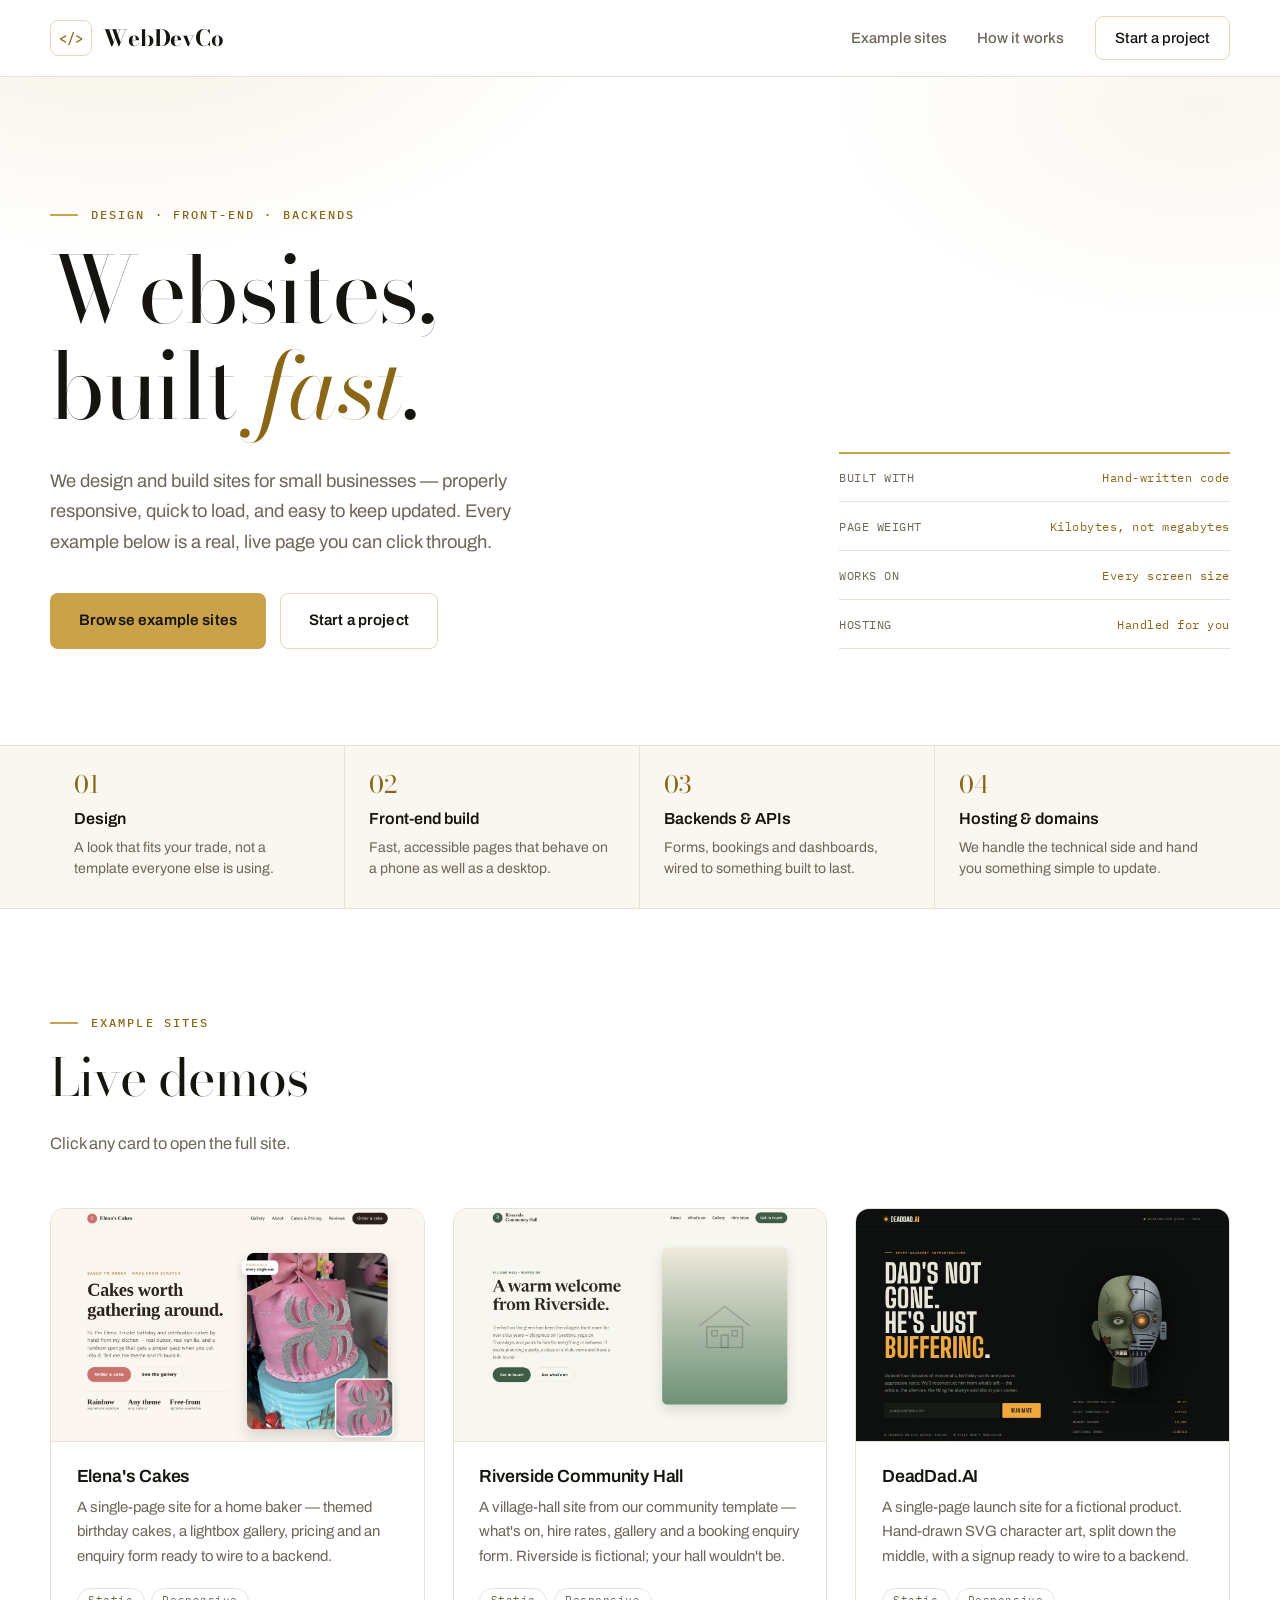
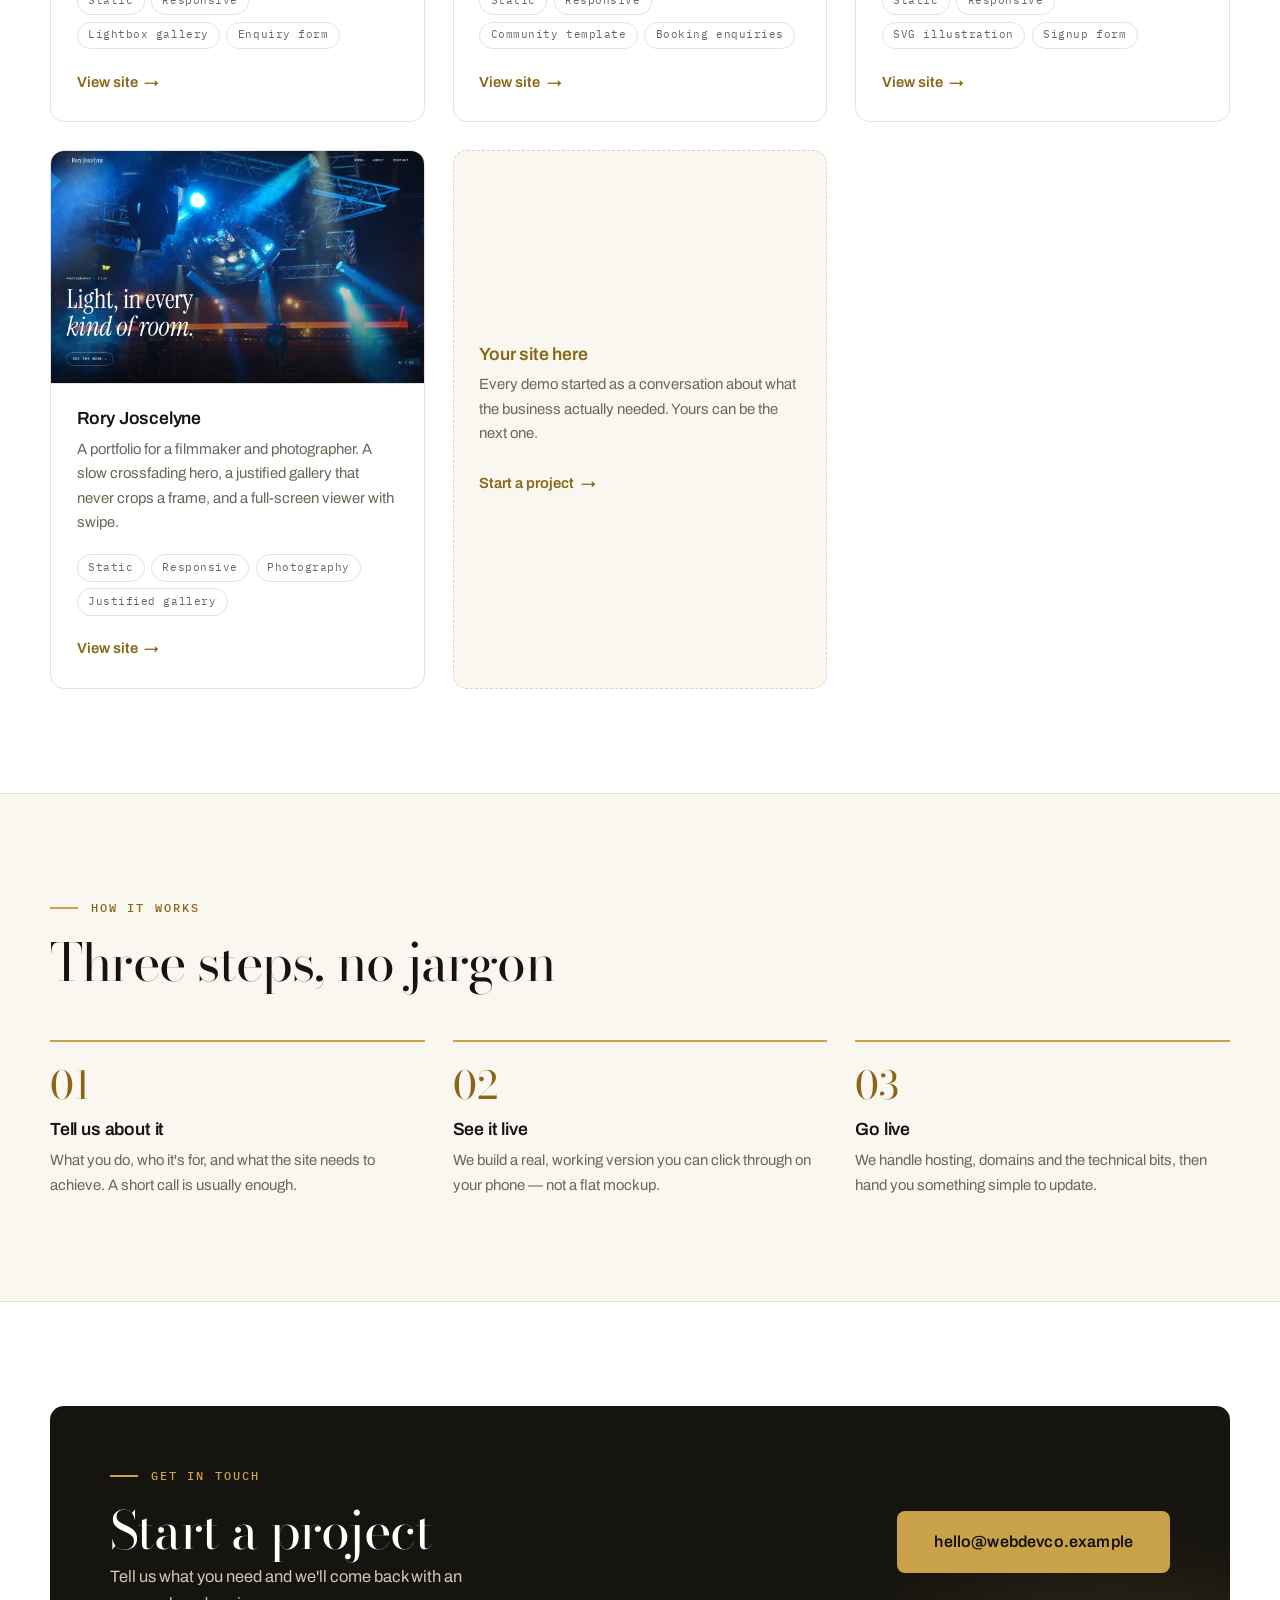
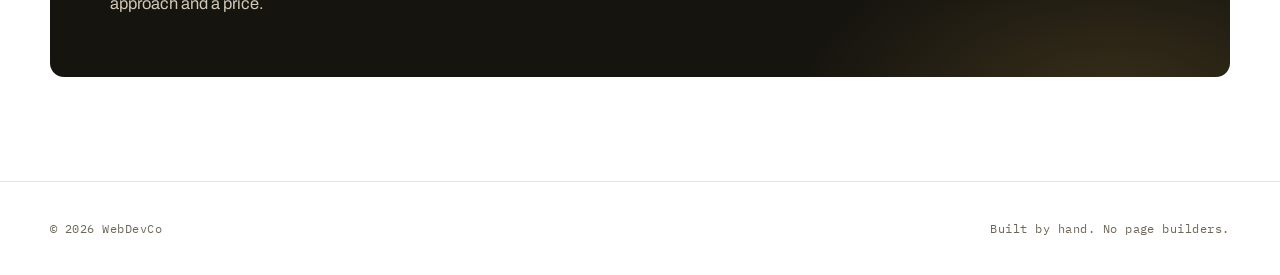
<file: index.html>
<!DOCTYPE html>
<html lang="en">
<head>
<meta charset="utf-8">
<meta name="viewport" content="width=device-width, initial-scale=1">
<title>WebDevCo — Websites, built fast</title>
<meta name="description" content="WebDevCo designs and builds fast, hand-made websites for small businesses, with backends that scale. Browse live example sites.">
<meta name="theme-color" content="#FFFFFF">

<meta property="og:title" content="WebDevCo — Websites, built fast">
<meta property="og:description" content="Hand-made websites for small businesses, with backends that scale. Browse live example sites.">
<meta property="og:type" content="website">
<meta property="og:image" content="assets/img/elenas-cakes.jpg">

<link rel="preconnect" href="https://fonts.googleapis.com">
<link rel="preconnect" href="https://fonts.gstatic.com" crossorigin>
<link href="https://fonts.googleapis.com/css2?family=Bodoni+Moda:ital,opsz,wght@0,6..96,400;0,6..96,700;1,6..96,400&family=Archivo:wght@400;500;600&family=IBM+Plex+Mono:wght@400;500&display=swap" rel="stylesheet">
<link rel="stylesheet" href="assets/css/site.css">
<link rel="icon" href="data:image/svg+xml,<svg xmlns='http://www.w3.org/2000/svg' viewBox='0 0 100 100'><text y='.9em' font-size='90'>⚡</text></svg>">
</head>
<body>

<a class="skip-link" href="#main">Skip to content</a>

<header class="site-header" id="top">
  <div class="wrap header-inner">
    <a class="brand" href="#top">
      <span class="brand-mark">&lt;/&gt;</span>
      <span class="brand-text">WebDevCo</span>
    </a>
    <nav class="site-nav">
      <a href="#work">Example sites</a>
      <a href="#how">How it works</a>
      <a class="nav-cta" href="#contact">Start a project</a>
    </nav>
  </div>
</header>

<main id="main">

  <!-- ── Hero ─────────────────────────────────────────────── -->
  <section class="hero">
    <div class="wrap hero-inner">
      <div class="hero-copy">
        <p class="eyebrow">Design &middot; Front-end &middot; Backends</p>
        <h1>Websites,<br>built <em>fast</em>.</h1>
        <p class="lede">
          We design and build sites for small businesses — properly responsive,
          quick to load, and easy to keep updated. Every example below is a
          real, live page you can click through.
        </p>
        <div class="hero-actions">
          <a class="btn btn-primary" href="#work">Browse example sites</a>
          <a class="btn btn-ghost" href="#contact">Start a project</a>
        </div>
      </div>

      <ul class="hero-meta">
        <li><span class="k">Built with</span><span class="v">Hand-written code</span></li>
        <li><span class="k">Page weight</span><span class="v">Kilobytes, not megabytes</span></li>
        <li><span class="k">Works on</span><span class="v">Every screen size</span></li>
        <li><span class="k">Hosting</span><span class="v">Handled for you</span></li>
      </ul>
    </div>
  </section>

  <!-- ── What we do ───────────────────────────────────────── -->
  <div class="strip">
    <div class="wrap strip-inner">
      <div class="strip-item">
        <span>01</span>
        <strong>Design</strong>
        <p>A look that fits your trade, not a template everyone else is using.</p>
      </div>
      <div class="strip-item">
        <span>02</span>
        <strong>Front-end build</strong>
        <p>Fast, accessible pages that behave on a phone as well as a desktop.</p>
      </div>
      <div class="strip-item">
        <span>03</span>
        <strong>Backends &amp; APIs</strong>
        <p>Forms, bookings and dashboards, wired to something built to last.</p>
      </div>
      <div class="strip-item">
        <span>04</span>
        <strong>Hosting &amp; domains</strong>
        <p>We handle the technical side and hand you something simple to update.</p>
      </div>
    </div>
  </div>

  <!-- ── Example sites ────────────────────────────────────── -->
  <section class="section" id="work">
    <div class="wrap">
      <header class="section-head">
        <p class="eyebrow">Example sites</p>
        <h2>Live demos</h2>
        <p class="section-lede">Click any card to open the full site.</p>
      </header>
      <div class="site-grid" id="site-grid">
        <!-- Filled by assets/js/showcase.js — add new example sites there. -->
      </div>
    </div>
  </section>

  <!-- ── Process ──────────────────────────────────────────── -->
  <section class="section section-alt" id="how">
    <div class="wrap">
      <header class="section-head">
        <p class="eyebrow">How it works</p>
        <h2>Three steps, no jargon</h2>
      </header>
      <ol class="steps">
        <li>
          <span class="step-num">01</span>
          <h3>Tell us about it</h3>
          <p>What you do, who it's for, and what the site needs to achieve. A short call is usually enough.</p>
        </li>
        <li>
          <span class="step-num">02</span>
          <h3>See it live</h3>
          <p>We build a real, working version you can click through on your phone — not a flat mockup.</p>
        </li>
        <li>
          <span class="step-num">03</span>
          <h3>Go live</h3>
          <p>We handle hosting, domains and the technical bits, then hand you something simple to update.</p>
        </li>
      </ol>
    </div>
  </section>

  <!-- ── Contact ──────────────────────────────────────────── -->
  <section class="section" id="contact">
    <div class="wrap contact-inner">
      <div>
        <p class="eyebrow">Get in touch</p>
        <h2>Start a project</h2>
        <p class="section-lede">
          Tell us what you need and we'll come back with an approach and a price.
        </p>
      </div>
      <a class="btn btn-primary btn-lg" href="mailto:hello@webdevco.example">hello@webdevco.example</a>
    </div>
  </section>

</main>

<footer class="site-footer">
  <div class="wrap footer-inner">
    <p>© <span id="year">2026</span> WebDevCo</p>
    <p>Built by hand. No page builders.</p>
  </div>
</footer>

<script src="assets/js/showcase.js"></script>
<script>
  document.getElementById("year").textContent = new Date().getFullYear();
</script>
</body>
</html>
</file>
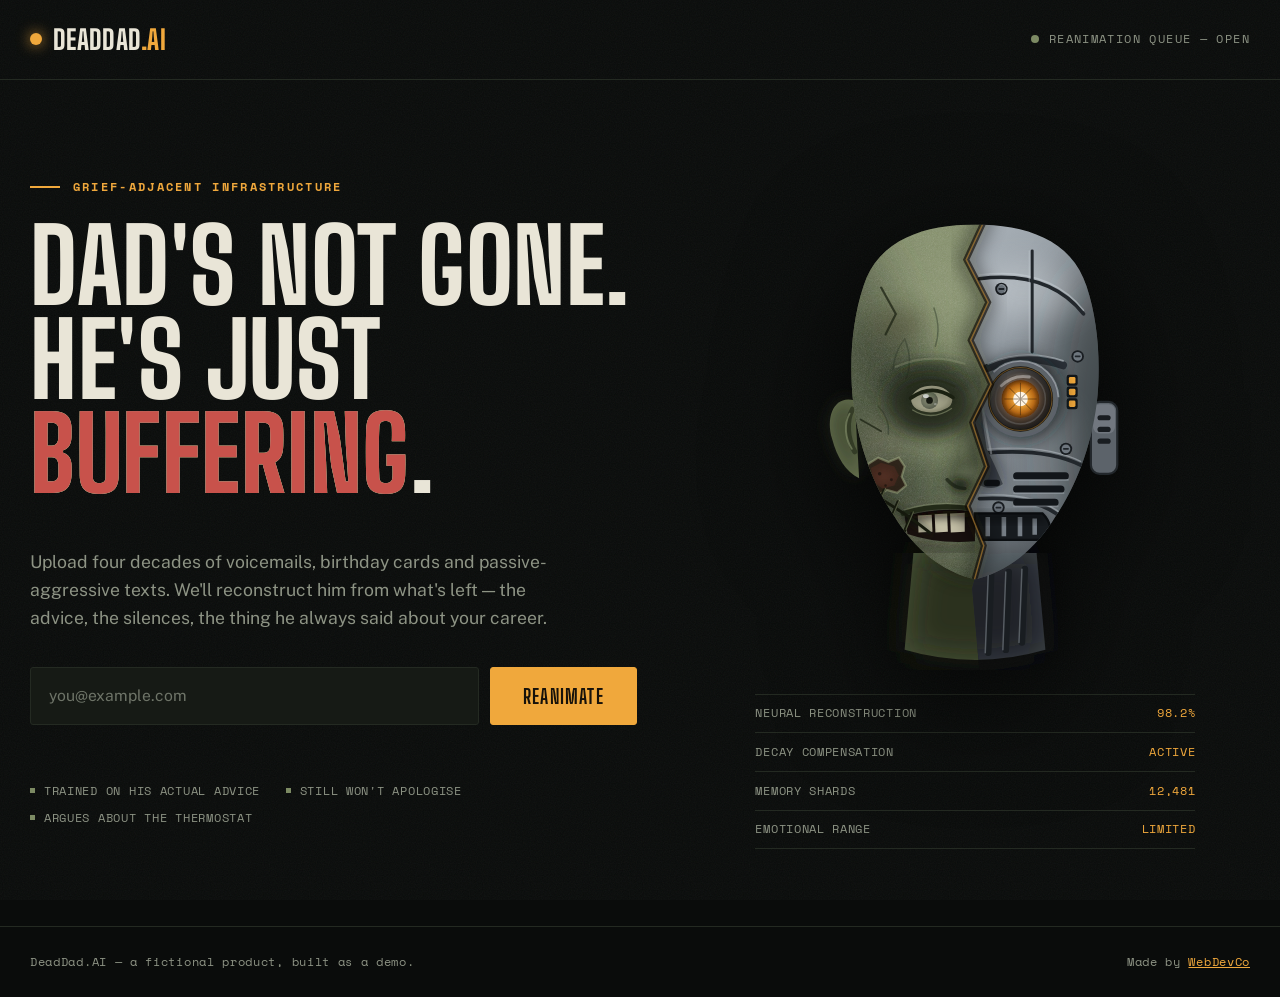
<file: sites/deaddad-ai/index.html>
<!DOCTYPE html>
<html lang="en">
<head>
<meta charset="utf-8">
<meta name="viewport" content="width=device-width, initial-scale=1">
<title>DeadDad.AI — He's not gone, he's buffering</title>
<meta name="description" content="DeadDad.AI reconstructs your father from four decades of voicemails, birthday cards and passive-aggressive texts. A fictional product, built as a demo.">
<meta name="theme-color" content="#0A0C0B">

<!-- Fictional product built as a portfolio demo. Keep it out of search. -->
<meta name="robots" content="noindex, nofollow">

<meta property="og:title" content="DeadDad.AI — He's not gone, he's buffering">
<meta property="og:description" content="Upload the voicemails. We'll do the rest.">
<meta property="og:type" content="website">

<link rel="preconnect" href="https://fonts.googleapis.com">
<link rel="preconnect" href="https://fonts.gstatic.com" crossorigin>
<link href="https://fonts.googleapis.com/css2?family=Big+Shoulders+Display:wght@500;700;800&family=Public+Sans:wght@400;500;600&family=Space+Mono:wght@400;700&display=swap" rel="stylesheet">
<link rel="stylesheet" href="assets/css/style.css">
<link rel="icon" href="data:image/svg+xml,<svg xmlns='http://www.w3.org/2000/svg' viewBox='0 0 100 100'><text y='.9em' font-size='90'>🧟</text></svg>">
</head>
<body>

<a class="skip-link" href="#main">Skip to content</a>

<div class="grain" aria-hidden="true"></div>

<header class="site-header">
  <div class="wrap header-inner">
    <a class="brand" href="#">
      <span class="brand-dot" aria-hidden="true"></span>
      <span class="brand-text">DeadDad<span class="brand-tld">.AI</span></span>
    </a>
    <p class="status" role="status">
      <span class="status-led" aria-hidden="true"></span>
      Reanimation queue&nbsp;— open
    </p>
  </div>
</header>

<main id="main">
  <section class="hero">
    <div class="wrap hero-inner">

      <div class="hero-copy">
        <p class="eyebrow">Grief-adjacent infrastructure</p>

        <h1>Dad's not gone.<br>He's just <span class="glitch" data-text="buffering">buffering</span>.</h1>

        <p class="lede">
          Upload four decades of voicemails, birthday cards and passive-aggressive
          texts. We'll reconstruct him from what's left — the advice, the silences,
          the thing he always said about your career.
        </p>

        <form class="signup" id="signup" novalidate>
          <label class="sr-only" for="email">Email address</label>
          <input id="email" name="email" type="email" placeholder="you@example.com" autocomplete="email" required>
          <button class="btn" type="submit">Reanimate</button>
          <p class="form-status" id="form-status" role="status" aria-live="polite"></p>
        </form>

        <ul class="claims">
          <li>Trained on his actual advice</li>
          <li>Still won't apologise</li>
          <li>Argues about the thermostat</li>
        </ul>
      </div>

      <div class="hero-art">
        <!-- ── The specimen ──────────────────────────────────
             One head, split by a single jagged seam. Both halves
             are clipped against that same path, so the tear
             interlocks instead of being two drawings side by side.
        -->
        <svg class="face" viewBox="0 0 600 700" role="img"
             aria-labelledby="face-title face-desc">
          <title id="face-title">The DeadDad.AI specimen</title>
          <desc id="face-desc">A front-facing head split down the middle: decayed
            grey-green flesh with a clouded, sunken eye on the left, a plated
            machine half with a glowing amber optic on the right.</desc>

          <defs>
            <!-- Key light sits upper-left; every highlight and shadow below
                 is placed against that one direction, on both halves. -->
            <linearGradient id="fleshGrad" x1=".15" y1="0" x2=".8" y2="1">
              <stop offset="0"   stop-color="#96A079"/>
              <stop offset=".42" stop-color="#77835F"/>
              <stop offset="1"   stop-color="#3B4430"/>
            </linearGradient>

            <linearGradient id="metalGrad" x1=".1" y1="0" x2=".95" y2="1">
              <stop offset="0"   stop-color="#D3D8DC"/>
              <stop offset=".3"  stop-color="#A6AEB5"/>
              <stop offset=".7"  stop-color="#6C747B"/>
              <stop offset="1"   stop-color="#343A40"/>
            </linearGradient>

            <radialGradient id="scleraGrad" cx=".45" cy=".4" r=".7">
              <stop offset="0"   stop-color="#D8D4BE"/>
              <stop offset=".62" stop-color="#B3B098"/>
              <stop offset="1"   stop-color="#6E6C56"/>
            </radialGradient>

            <radialGradient id="irisGrad" cx=".4" cy=".35" r=".75">
              <stop offset="0"   stop-color="#8C8E77"/>
              <stop offset=".55" stop-color="#5E6150"/>
              <stop offset="1"   stop-color="#31342A"/>
            </radialGradient>

            <radialGradient id="opticGlow">
              <stop offset="0"   stop-color="#FFF3DC"/>
              <stop offset=".3"  stop-color="#F0A83C"/>
              <stop offset=".72" stop-color="#B86A16"/>
              <stop offset="1"   stop-color="#5E3208"/>
            </radialGradient>

            <linearGradient id="barrelGrad" x1="0" y1="0" x2=".9" y2="1">
              <stop offset="0"   stop-color="#4C535A"/>
              <stop offset=".5"  stop-color="#20252A"/>
              <stop offset="1"   stop-color="#0E1114"/>
            </linearGradient>

            <linearGradient id="scanGrad" x1="0" y1="0" x2="0" y2="1">
              <stop offset="0"   stop-color="#F0A83C" stop-opacity="0"/>
              <stop offset=".5"  stop-color="#F0A83C" stop-opacity=".26"/>
              <stop offset="1"   stop-color="#F0A83C" stop-opacity="0"/>
            </linearGradient>

            <filter id="b6"  x="-60%" y="-60%" width="220%" height="220%"><feGaussianBlur stdDeviation="6"/></filter>
            <filter id="b12" x="-60%" y="-60%" width="220%" height="220%"><feGaussianBlur stdDeviation="12"/></filter>
            <filter id="b22" x="-70%" y="-70%" width="240%" height="240%"><feGaussianBlur stdDeviation="22"/></filter>
            <filter id="b34" x="-80%" y="-80%" width="260%" height="260%"><feGaussianBlur stdDeviation="34"/></filter>

            <filter id="softGlow" x="-90%" y="-90%" width="280%" height="280%">
              <feGaussianBlur stdDeviation="13" result="b"/>
              <feMerge><feMergeNode in="b"/><feMergeNode in="SourceGraphic"/></feMerge>
            </filter>

            <!-- fine pore/mottle texture rather than visible grain -->
            <filter id="skinTexture">
              <feTurbulence type="fractalNoise" baseFrequency="1.4" numOctaves="4" result="n"/>
              <feColorMatrix in="n" type="saturate" values="0"/>
              <feComposite operator="in" in2="SourceGraphic"/>
            </filter>

            <clipPath id="clipFlesh">
              <path d="M0,0 L300,0 L314,84 L288,140 L318,198 L294,250 L322,310
                       L296,362 L316,422 L290,476 L312,530 L296,588 L306,700 L0,700 Z"/>
            </clipPath>
            <clipPath id="clipMachine">
              <path d="M600,0 L300,0 L314,84 L288,140 L318,198 L294,250 L322,310
                       L296,362 L316,422 L290,476 L312,530 L296,588 L306,700 L600,700 Z"/>
            </clipPath>

            <clipPath id="clipHead">
              <path d="M300,92 C232,92 168,112 148,176 C132,224 128,282 134,336
                       C142,396 162,448 190,490 C218,536 256,566 300,576
                       C344,566 382,536 410,490 C438,448 458,396 466,336
                       C472,282 468,224 452,176 C432,112 368,92 300,92 Z"/>
            </clipPath>
          </defs>

          <!-- ear / audio port -->
          <g clip-path="url(#clipFlesh)">
            <path d="M136,332 C108,324 96,354 105,384 C112,410 124,430 142,438 Z" fill="#66714F"/>
            <path d="M136,332 C108,324 96,354 105,384 C112,410 124,430 142,438 Z"
                  fill="#2C3320" opacity=".55" filter="url(#b12)"/>
            <path d="M133,344 C124,360 126,384 136,402" fill="none" stroke="#2E3521" stroke-width="7" stroke-linecap="round" opacity=".8"/>
            <path d="M129,350 C121,364 123,384 132,398" fill="none" stroke="#9AA57E" stroke-width="2.5" stroke-linecap="round" opacity=".5"/>
          </g>
          <g clip-path="url(#clipMachine)">
            <rect x="458" y="334" width="36" height="98" rx="12" fill="#5C636A"/>
            <rect x="458" y="334" width="36" height="98" rx="12" fill="none" stroke="#22272B" stroke-width="3"/>
            <rect x="461" y="337" width="30" height="40" rx="9" fill="#B9C0C6" opacity=".22"/>
            <g fill="#191D21">
              <rect x="467" y="352" width="18" height="7" rx="3.5"/>
              <rect x="467" y="368" width="18" height="7" rx="3.5"/>
              <rect x="467" y="384" width="18" height="7" rx="3.5"/>
            </g>
          </g>

          <!-- neck -->
          <g clip-path="url(#clipFlesh)">
            <path d="M216,540 L204,672 Q300,700 396,672 L384,540 Z" fill="#4A5439"/>
            <path d="M216,540 L204,672 Q300,700 396,672 L384,540 Z" fill="#222819" opacity=".75" filter="url(#b22)"/>
            <path d="M232,548 Q300,606 372,548 L372,540 L232,540 Z" fill="#1E2416" opacity=".6" filter="url(#b12)"/>
          </g>
          <g clip-path="url(#clipMachine)">
            <path d="M216,540 L204,672 Q300,700 396,672 L384,540 Z" fill="#3A4045"/>
            <path d="M216,540 L204,672 Q300,700 396,672 L384,540 Z" fill="#14181B" opacity=".7" filter="url(#b22)"/>
            <g stroke="#191D21" stroke-width="9" stroke-linecap="round">
              <path d="M322,570 L318,676"/><path d="M346,566 L342,672"/><path d="M368,562 L364,662"/>
            </g>
            <g stroke="#8A929A" stroke-width="2" stroke-linecap="round" opacity=".55">
              <path d="M318,570 L314,676"/><path d="M342,566 L338,672"/><path d="M364,562 L360,662"/>
            </g>
          </g>

          <!-- ══ Flesh half ══════════════════════════════════ -->
          <g clip-path="url(#clipFlesh)">
            <g clip-path="url(#clipHead)">
              <rect width="600" height="700" fill="url(#fleshGrad)"/>

              <!-- form: the far edge turns away from the light -->
              <ellipse cx="140" cy="330" rx="76" ry="220" fill="#232A1A" opacity=".55" filter="url(#b34)"/>
              <ellipse cx="262" cy="588" rx="120" ry="52" fill="#232A1A" opacity=".5" filter="url(#b34)"/>

              <!-- highlights: forehead, cheekbone, chin -->
              <ellipse cx="226" cy="198" rx="82" ry="52" fill="#C2CCA4" opacity=".3" filter="url(#b34)"/>
              <ellipse cx="212" cy="392" rx="56" ry="32" fill="#B6C09A" opacity=".26" filter="url(#b22)"/>
              <ellipse cx="272" cy="548" rx="40" ry="22" fill="#B6C09A" opacity=".18" filter="url(#b22)"/>

              <!-- hollows -->
              <ellipse cx="176" cy="262" rx="46" ry="52" fill="#2B3220" opacity=".45" filter="url(#b22)"/>
              <ellipse cx="192" cy="450" rx="54" ry="44" fill="#2B3220" opacity=".5"  filter="url(#b22)"/>
              <ellipse cx="238" cy="306" rx="74" ry="28" fill="#232A1A" opacity=".6"  filter="url(#b12)"/>

              <!-- decay mottling, several hues so it isn't one flat stain -->
              <ellipse cx="196" cy="212" rx="42" ry="26" fill="#5E6B45" opacity=".4" filter="url(#b22)"/>
              <ellipse cx="168" cy="392" rx="38" ry="30" fill="#6B6250" opacity=".33" filter="url(#b22)"/>
              <ellipse cx="248" cy="452" rx="46" ry="24" fill="#4E5A44" opacity=".36" filter="url(#b22)"/>
              <ellipse cx="214" cy="530" rx="40" ry="26" fill="#5A5344" opacity=".3"  filter="url(#b22)"/>

              <rect width="600" height="700" fill="#20261A" opacity=".22" filter="url(#skinTexture)"/>

              <!-- decay, laid over the texture so it doesn't get washed out -->
              <!-- lesion: skin gone, darker tissue beneath, raised pale rim -->
              <!-- torn irregular edge, not a smooth blob -->
              <path d="M152,420 L168,410 L182,416 L196,410 L204,422 L200,436
                       L206,448 L194,458 L180,454 L166,462 L156,452 L150,438 Z"
                    fill="#2A1F16" opacity=".9"/>
              <path d="M158,424 L172,417 L190,422 L196,434 L190,448 L174,452 L162,444 Z"
                    fill="#4A2A20" opacity=".7"/>
              <ellipse cx="176" cy="436" rx="13" ry="9" fill="#5C332600" stroke="none"/>
              <ellipse cx="176" cy="436" rx="13" ry="9" fill="#63382A" opacity=".55" filter="url(#b6)"/>
              <path d="M152,420 L168,410 L182,416 L196,410 L204,422 L200,436
                       L206,448 L194,458 L180,454 L166,462 L156,452 L150,438 Z"
                    fill="none" stroke="#A3AD84" stroke-width="3" opacity=".5"/>
              <g fill="#1A120D" opacity=".7">
                <circle cx="170" cy="432" r="2.4"/><circle cx="186" cy="440" r="2"/>
                <circle cx="178" cy="448" r="1.7"/>
              </g>

              <!-- veins showing through thin skin -->
              <g fill="none" stroke="#2C3728" stroke-width="2" opacity=".45" stroke-linecap="round">
                <path d="M204,248 Q216,276 206,302"/>
                <path d="M204,248 Q190,266 188,290"/>
                <path d="M244,206 Q254,234 246,258"/>
                <path d="M168,340 Q184,356 182,378"/>
              </g>

              <!-- bruising under the eye and along the jaw -->
              <ellipse cx="240" cy="358" rx="44" ry="17" fill="#1A2012" opacity=".5" filter="url(#b12)"/>
              <ellipse cx="228" cy="502" rx="52" ry="22" fill="#3A2E36" opacity=".28" filter="url(#b22)"/>
              <ellipse cx="196" cy="228" rx="34" ry="20" fill="#54503A" opacity=".38" filter="url(#b12)"/>

              <!-- nose: form, not outline -->
              <path d="M300,300 L300,444 Q278,458 262,446 Q272,422 284,398 Q292,350 295,300 Z"
                    fill="#2A3220" opacity=".66" filter="url(#b12)"/>
              <ellipse cx="292" cy="432" rx="16" ry="11" fill="#C2CCA4" opacity=".2" filter="url(#b6)"/>
              <path d="M296,318 Q290,376 286,412" fill="none" stroke="#BAC59B" stroke-width="9"
                    stroke-linecap="round" opacity=".2" filter="url(#b6)"/>
              <ellipse cx="279" cy="447" rx="12" ry="7" fill="#151A10" opacity=".92" filter="url(#b6)"/>
              <path d="M262,440 Q272,452 286,452" fill="none" stroke="#1B2114" stroke-width="5" stroke-linecap="round" opacity=".7"/>

              <!-- eye socket -->
              <ellipse cx="238" cy="334" rx="60" ry="44" fill="#1C2214" opacity=".8" filter="url(#b12)"/>

              <!-- eyeball -->
              <ellipse cx="241" cy="331" rx="28" ry="19" fill="url(#scleraGrad)"/>
              <ellipse cx="241" cy="331" rx="28" ry="19" fill="#5A6047" opacity=".28"/>
              <!-- iris + pupil -->
              <circle cx="238" cy="332" r="11.5" fill="url(#irisGrad)"/>
              <circle cx="238" cy="332" r="11.5" fill="#9AA189" opacity=".3"/>
              <circle cx="238" cy="332" r="4.6" fill="#171A12"/>
              <!-- catchlight: the single strongest realism cue -->
              <ellipse cx="233" cy="326" rx="4" ry="2.8" fill="#FFFFFF" opacity=".85"/>
              <ellipse cx="246" cy="337" rx="2" ry="1.4" fill="#FFFFFF" opacity=".3"/>
              <!-- lid shadow cast onto the eyeball -->
              <path d="M213,331 Q241,306 269,330 Q241,318 213,331 Z" fill="#101409" opacity=".55" filter="url(#b6)"/>
              <!-- lash line + lid margins -->
              <path d="M212,329 Q241,308 270,328" fill="none" stroke="#1A2011" stroke-width="5" stroke-linecap="round"/>
              <path d="M213,342 Q241,360 270,340" fill="none" stroke="#2A3120" stroke-width="4" stroke-linecap="round"/>
              <path d="M215,345 Q241,361 268,343" fill="none" stroke="#A8B189" stroke-width="1.8" stroke-linecap="round" opacity=".45"/>
              <!-- crease -->
              <path d="M208,314 Q240,296 272,313" fill="none" stroke="#242B18" stroke-width="3" stroke-linecap="round" opacity=".65"/>

              <!-- brow: a mass with a lit top edge, not a drawn line -->
              <path d="M188,296 Q238,272 288,290 Q238,284 188,296 Z" fill="#1F2615" opacity=".8" filter="url(#b6)"/>
              <path d="M192,286 Q238,266 286,282" fill="none" stroke="#AAB58C" stroke-width="3" stroke-linecap="round" opacity=".28"/>

              <!-- mouth: torn, teeth irregular -->
              <path d="M204,490 Q252,476 300,484 L300,524 Q248,528 208,514 Z" fill="#18100E"/>
              <g fill="#C4BFA6">
                <path d="M222,489 l19,-1 l1,23 l-19,1 z"/>
                <path d="M245,487 l17,-1 l1,25 l-17,1 z"/>
                <path d="M266,486 l20,-1 l0,26 l-19,1 z"/>
              </g>
              <path d="M204,490 Q252,476 300,484 L300,494 Q250,486 206,499 Z" fill="#0B0705" opacity=".8" filter="url(#b6)"/>
              <path d="M202,486 Q250,471 300,480" fill="none" stroke="#232A18" stroke-width="7" stroke-linecap="round"/>
              <path d="M204,481 Q250,467 298,476" fill="none" stroke="#A3AE85" stroke-width="2" stroke-linecap="round" opacity=".3"/>
              <path d="M212,528 Q252,540 300,532" fill="none" stroke="#1D2314" stroke-width="6" stroke-linecap="round" opacity=".55" filter="url(#b6)"/>

              <!-- sutures: thread plus the puckered skin around it -->
              <path d="M164,462 Q206,486 238,512" fill="none" stroke="#1B2113" stroke-width="9" stroke-linecap="round" opacity=".5" filter="url(#b6)"/>
              <path d="M164,462 Q206,486 238,512" fill="none" stroke="#15190D" stroke-width="4" stroke-linecap="round"/>
              <g stroke="#15190D" stroke-width="4" stroke-linecap="round">
                <path d="M176,454 L166,478"/><path d="M195,470 L185,494"/><path d="M214,486 L204,510"/>
              </g>
              <g stroke="#A9B389" stroke-width="1.6" stroke-linecap="round" opacity=".4">
                <path d="M178,452 L168,476"/><path d="M197,468 L187,492"/><path d="M216,484 L206,508"/>
              </g>

              <!-- cracks, tapered -->
              <g fill="none" stroke="#1D2314" stroke-linecap="round" opacity=".75">
                <path d="M172,178 L192,214 L178,242" stroke-width="3"/>
                <path d="M144,358 L172,374" stroke-width="2.4"/>
                <path d="M226,548 L244,572" stroke-width="2.2"/>
              </g>
            </g>
          </g>

          <!-- ══ Machine half ════════════════════════════════ -->
          <g clip-path="url(#clipMachine)">
            <g clip-path="url(#clipHead)">
              <rect width="600" height="700" fill="url(#metalGrad)"/>

              <!-- form shading + specular sheen along the lit brow of the plate -->
              <ellipse cx="470" cy="360" rx="70" ry="220" fill="#171B1F" opacity=".55" filter="url(#b34)"/>
              <ellipse cx="352" cy="588" rx="110" ry="50" fill="#171B1F" opacity=".5"  filter="url(#b34)"/>
              <ellipse cx="366" cy="186" rx="76" ry="40" fill="#F2F6F9" opacity=".3"  filter="url(#b22)"/>
              <ellipse cx="410" cy="418" rx="34" ry="86" fill="#EDF2F6" opacity=".16" filter="url(#b22)"/>

              <!-- panel seams: dark groove with a lit bevel above it -->
              <g fill="none" stroke-linecap="round">
                <path d="M306,166 Q400,154 448,214" stroke="#22272C" stroke-width="5"/>
                <path d="M306,161 Q400,149 448,209" stroke="#C9D1D8" stroke-width="2" opacity=".5"/>
                <path d="M310,404 Q396,396 444,420" stroke="#22272C" stroke-width="5"/>
                <path d="M310,399 Q396,391 444,415" stroke="#C9D1D8" stroke-width="2" opacity=".45"/>
                <path d="M306,466 Q384,462 418,492" stroke="#22272C" stroke-width="5"/>
                <path d="M306,461 Q384,457 418,487" stroke="#C9D1D8" stroke-width="2" opacity=".4"/>
                <path d="M378,128 L378,266" stroke="#22272C" stroke-width="4"/>
                <path d="M374,128 L374,266" stroke="#C9D1D8" stroke-width="1.6" opacity=".4"/>
              </g>

              <!-- nose plate, bevelled -->
              <path d="M300,300 L300,444 Q322,458 338,446 Q328,422 316,398 Q308,350 305,300 Z" fill="#464D54"/>
              <path d="M300,300 L300,444 Q322,458 338,446 Q328,422 316,398 Q308,350 305,300 Z"
                    fill="#14181C" opacity=".5" filter="url(#b12)"/>
              <path d="M306,308 Q314,364 322,404" fill="none" stroke="#D2D9DF" stroke-width="3" stroke-linecap="round" opacity=".45"/>
              <rect x="312" y="440" width="22" height="9" rx="4.5" fill="#0E1114"/>

              <!-- cheek vent: recessed slots, lit on the lower lip of each -->
              <g>
                <rect x="352" y="430" width="76" height="10" rx="5" fill="#12161A"/>
                <rect x="352" y="439" width="76" height="2.5" rx="1.25" fill="#AEB6BD" opacity=".45"/>
                <rect x="352" y="448" width="70" height="10" rx="5" fill="#12161A"/>
                <rect x="352" y="457" width="70" height="2.5" rx="1.25" fill="#AEB6BD" opacity=".4"/>
                <rect x="352" y="466" width="62" height="10" rx="5" fill="#12161A"/>
                <rect x="352" y="475" width="62" height="2.5" rx="1.25" fill="#AEB6BD" opacity=".35"/>
              </g>

              <!-- screws: recess, shaft, highlight -->
              <g>
                <g transform="translate(336,180)">
                  <circle r="8.5" fill="#191D21"/><circle r="6" fill="#6E767E"/>
                  <circle r="6" fill="none" stroke="#D5DCE2" stroke-width="1.4" opacity=".5" stroke-dasharray="9 20" transform="rotate(-40)"/>
                  <rect x="-4" y="-1.2" width="8" height="2.4" rx="1" fill="#20252A"/>
                </g>
                <g transform="translate(440,272)">
                  <circle r="8.5" fill="#191D21"/><circle r="6" fill="#6E767E"/>
                  <rect x="-4" y="-1.2" width="8" height="2.4" rx="1" fill="#20252A"/>
                </g>
                <g transform="translate(332,478)">
                  <circle r="8.5" fill="#191D21"/><circle r="6" fill="#6E767E"/>
                  <rect x="-4" y="-1.2" width="8" height="2.4" rx="1" fill="#20252A"/>
                </g>
                <g transform="translate(424,398)">
                  <circle r="8.5" fill="#191D21"/><circle r="6" fill="#6E767E"/>
                  <rect x="-4" y="-1.2" width="8" height="2.4" rx="1" fill="#20252A"/>
                </g>
              </g>

              <!-- temple LEDs, sunk into the plate -->
              <g>
                <rect x="425" y="297" width="15" height="15" rx="3" fill="#12161A"/>
                <rect x="425" y="313" width="15" height="15" rx="3" fill="#12161A"/>
                <rect x="425" y="329" width="15" height="15" rx="3" fill="#12161A"/>
              </g>
              <g class="leds" fill="#F0A83C">
                <rect x="428" y="300" width="9" height="9" rx="2"/>
                <rect x="428" y="316" width="9" height="9" rx="2"/>
                <rect x="428" y="332" width="9" height="9" rx="2"/>
              </g>

              <!-- brow plate: mass with a lit leading edge -->
              <path d="M314,300 Q368,272 422,294 Q368,286 314,300 Z" fill="#20252A" opacity=".85" filter="url(#b6)"/>
              <path d="M316,288 Q368,266 420,284" fill="none" stroke="#2A3037" stroke-width="11" stroke-linecap="round"/>
              <path d="M318,282 Q368,261 420,278" fill="none" stroke="#D8DFE5" stroke-width="2.6" stroke-linecap="round" opacity=".5"/>

              <!-- optic assembly -->
              <circle cx="362" cy="330" r="56" fill="#171B1F" opacity=".8" filter="url(#b12)"/>
              <circle cx="362" cy="330" r="52" fill="#5B636B"/>
              <circle cx="362" cy="330" r="52" fill="none" stroke="#DCE3E9" stroke-width="2.5" opacity=".45"
                      stroke-dasharray="120 220" transform="rotate(-135 362 330)"/>
              <circle cx="362" cy="330" r="43" fill="url(#barrelGrad)"/>
              <circle cx="362" cy="330" r="43" fill="none" stroke="#0D1013" stroke-width="3"/>
              <circle cx="362" cy="330" r="34" fill="none" stroke="#3C444B" stroke-width="2"/>
              <g class="optic" filter="url(#softGlow)">
                <circle cx="362" cy="330" r="26" fill="url(#opticGlow)"/>
                <circle cx="362" cy="330" r="10" fill="#FFF6E6"/>
              </g>
              <!-- iris ridges + glass reflection -->
              <g stroke="#2A1A08" stroke-width="1.4" opacity=".45">
                <path d="M362,308 L362,352"/><path d="M340,330 L384,330"/>
                <path d="M347,315 L377,345"/><path d="M377,315 L347,345"/>
              </g>
              <path d="M336,312 Q352,296 374,300" fill="none" stroke="#FFFFFF" stroke-width="4" stroke-linecap="round" opacity=".38"/>
              <circle cx="362" cy="330" r="43" fill="none" stroke="#F0A83C" stroke-width="1.5" opacity=".35"/>

              <!-- mouth grille, aligned to the flesh side -->
              <path d="M300,486 L392,486 Q408,502 400,522 L300,522 Z" fill="#171B1F"/>
              <path d="M300,486 L392,486 Q408,502 400,522 L300,522 Z" fill="none" stroke="#0C0F12" stroke-width="3"/>
              <g stroke="#767E86" stroke-width="5">
                <path d="M318,491 L318,517"/><path d="M340,491 L340,517"/>
                <path d="M362,491 L362,517"/><path d="M382,493 L382,515"/>
              </g>
              <g stroke="#C3CAD1" stroke-width="1.6" opacity=".5">
                <path d="M315,491 L315,517"/><path d="M337,491 L337,517"/>
                <path d="M359,491 L359,517"/><path d="M379,493 L379,515"/>
              </g>
              <path d="M300,486 L392,486 Q400,492 396,496 L300,496 Z" fill="#000000" opacity=".45" filter="url(#b6)"/>

              <!-- jaw pivot -->
              <g transform="translate(404,546)">
                <circle r="12" fill="#191D21"/><circle r="9" fill="#69717A"/>
                <circle r="9" fill="none" stroke="#D5DCE2" stroke-width="1.6" opacity=".45" stroke-dasharray="12 30" transform="rotate(-45)"/>
                <circle r="3.4" fill="#20252A"/>
              </g>
            </g>
          </g>

          <!-- ══ The tear ════════════════════════════════════ -->
          <g clip-path="url(#clipHead)">
            <!-- skin lifts, so the machine reads as sitting under it -->
            <path d="M300,0 L314,84 L288,140 L318,198 L294,250 L322,310
                     L296,362 L316,422 L290,476 L312,530 L296,588 L306,700"
                  fill="none" stroke="#0A0D06" stroke-width="20" opacity=".45" filter="url(#b12)"/>
            <path d="M300,0 L314,84 L288,140 L318,198 L294,250 L322,310
                     L296,362 L316,422 L290,476 L312,530 L296,588 L306,700"
                  fill="none" stroke="#100C07" stroke-width="8" opacity=".65"/>
            <path class="seam" d="M300,0 L314,84 L288,140 L318,198 L294,250 L322,310
                     L296,362 L316,422 L290,476 L312,530 L296,588 L306,700"
                  fill="none" stroke="#F0A83C" stroke-width="2" opacity=".45"/>
          </g>

          <g clip-path="url(#clipHead)">
            <rect class="scan" x="0" y="0" width="600" height="34" fill="url(#scanGrad)"/>
          </g>
        </svg>

        <!-- readout -->
        <ul class="readout" aria-label="Reconstruction status">
          <li><span>Neural reconstruction</span><b>98.2%</b></li>
          <li><span>Decay compensation</span><b>Active</b></li>
          <li><span>Memory shards</span><b>12,481</b></li>
          <li><span>Emotional range</span><b>Limited</b></li>
        </ul>
      </div>

    </div>
  </section>
</main>

<footer class="site-footer">
  <div class="wrap footer-inner">
    <p>DeadDad.AI — a fictional product, built as a demo.</p>
    <p>Made by <a href="../../index.html">WebDevCo</a></p>
  </div>
</footer>

<script src="assets/js/site.js"></script>
</body>
</html>
</file>
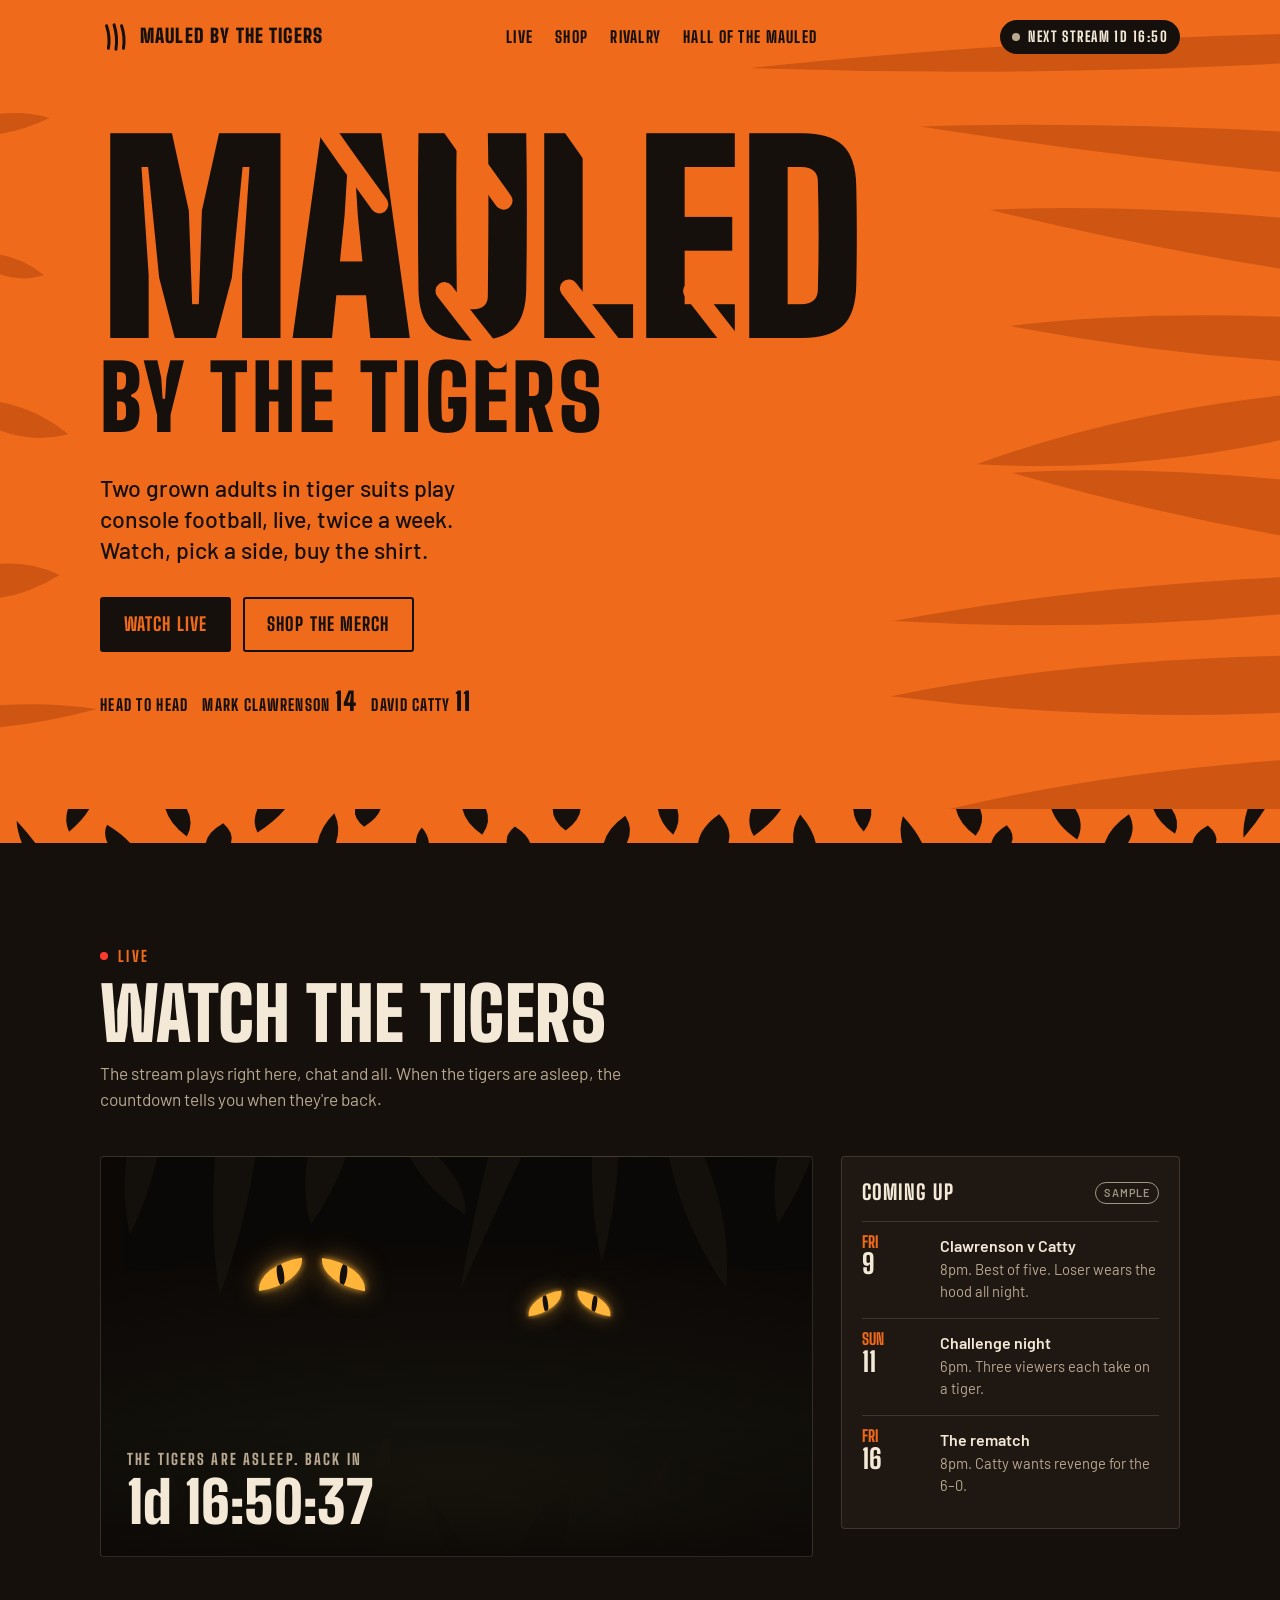
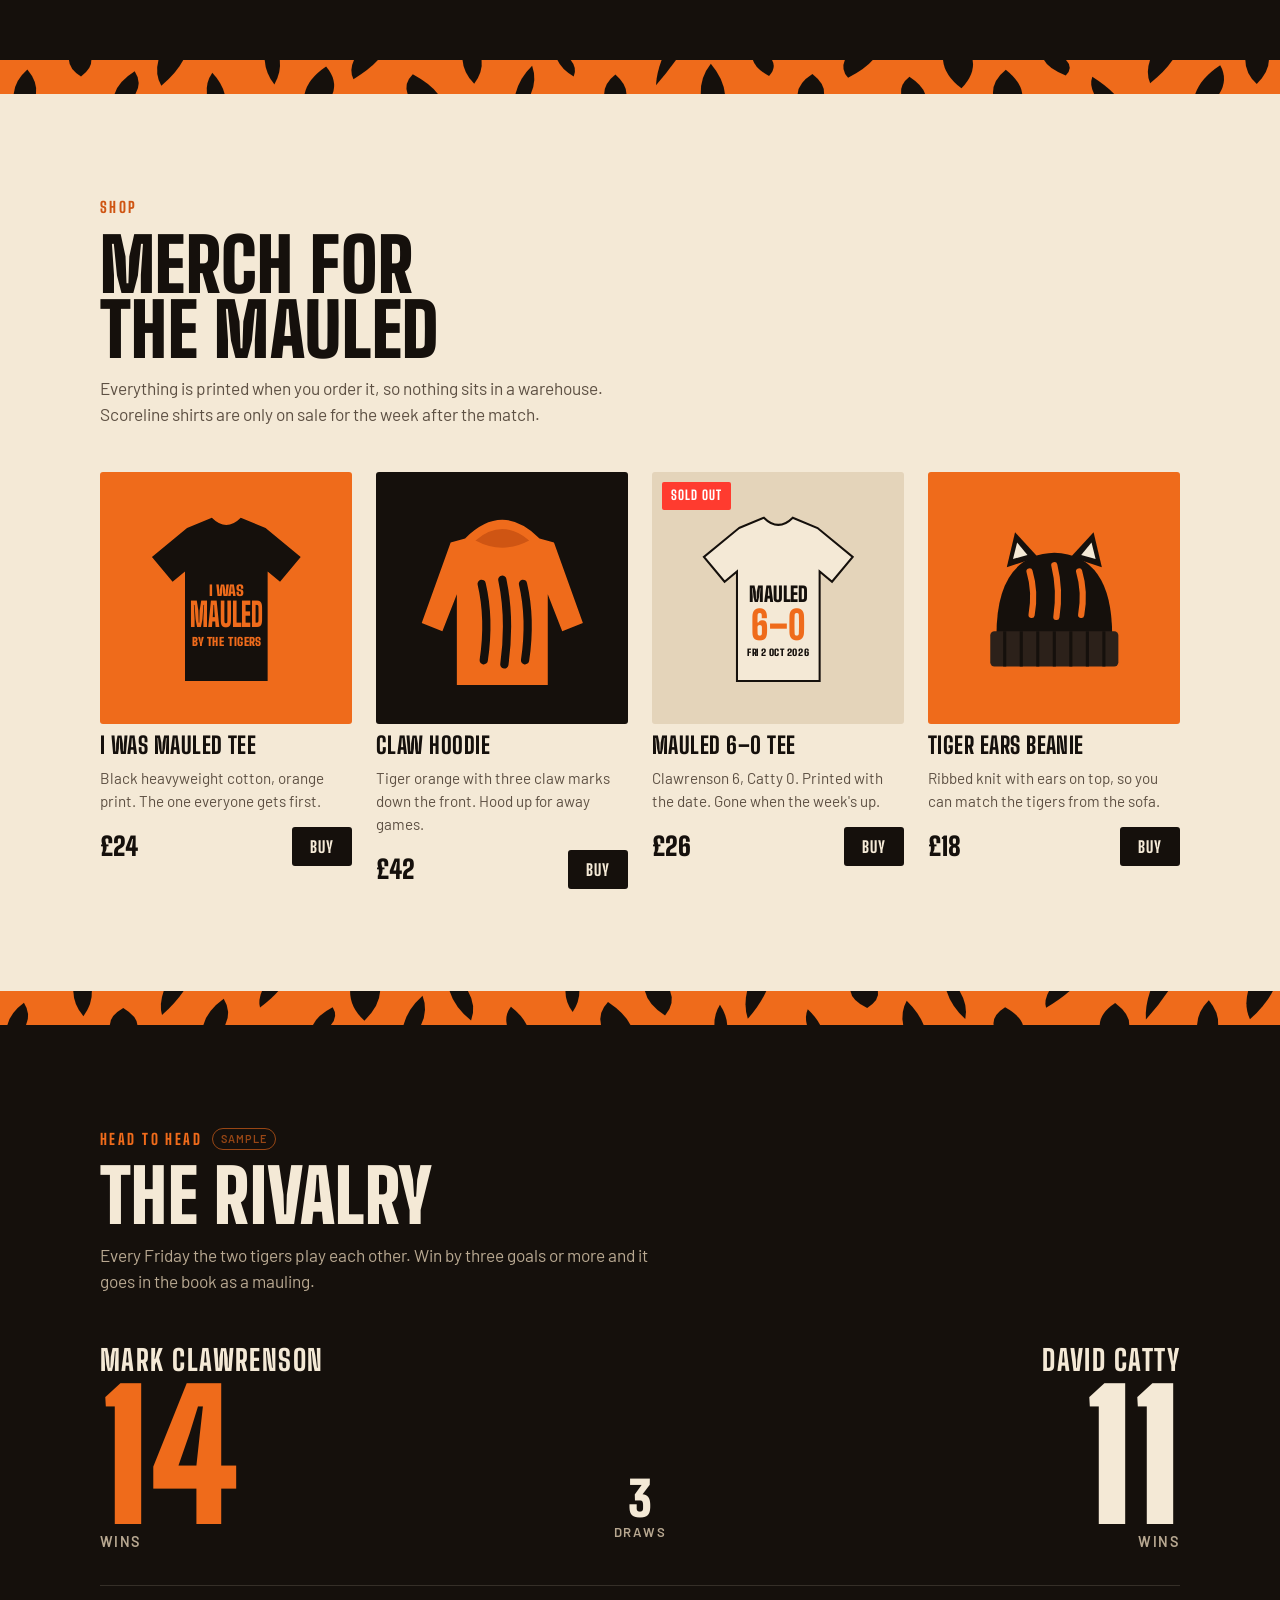
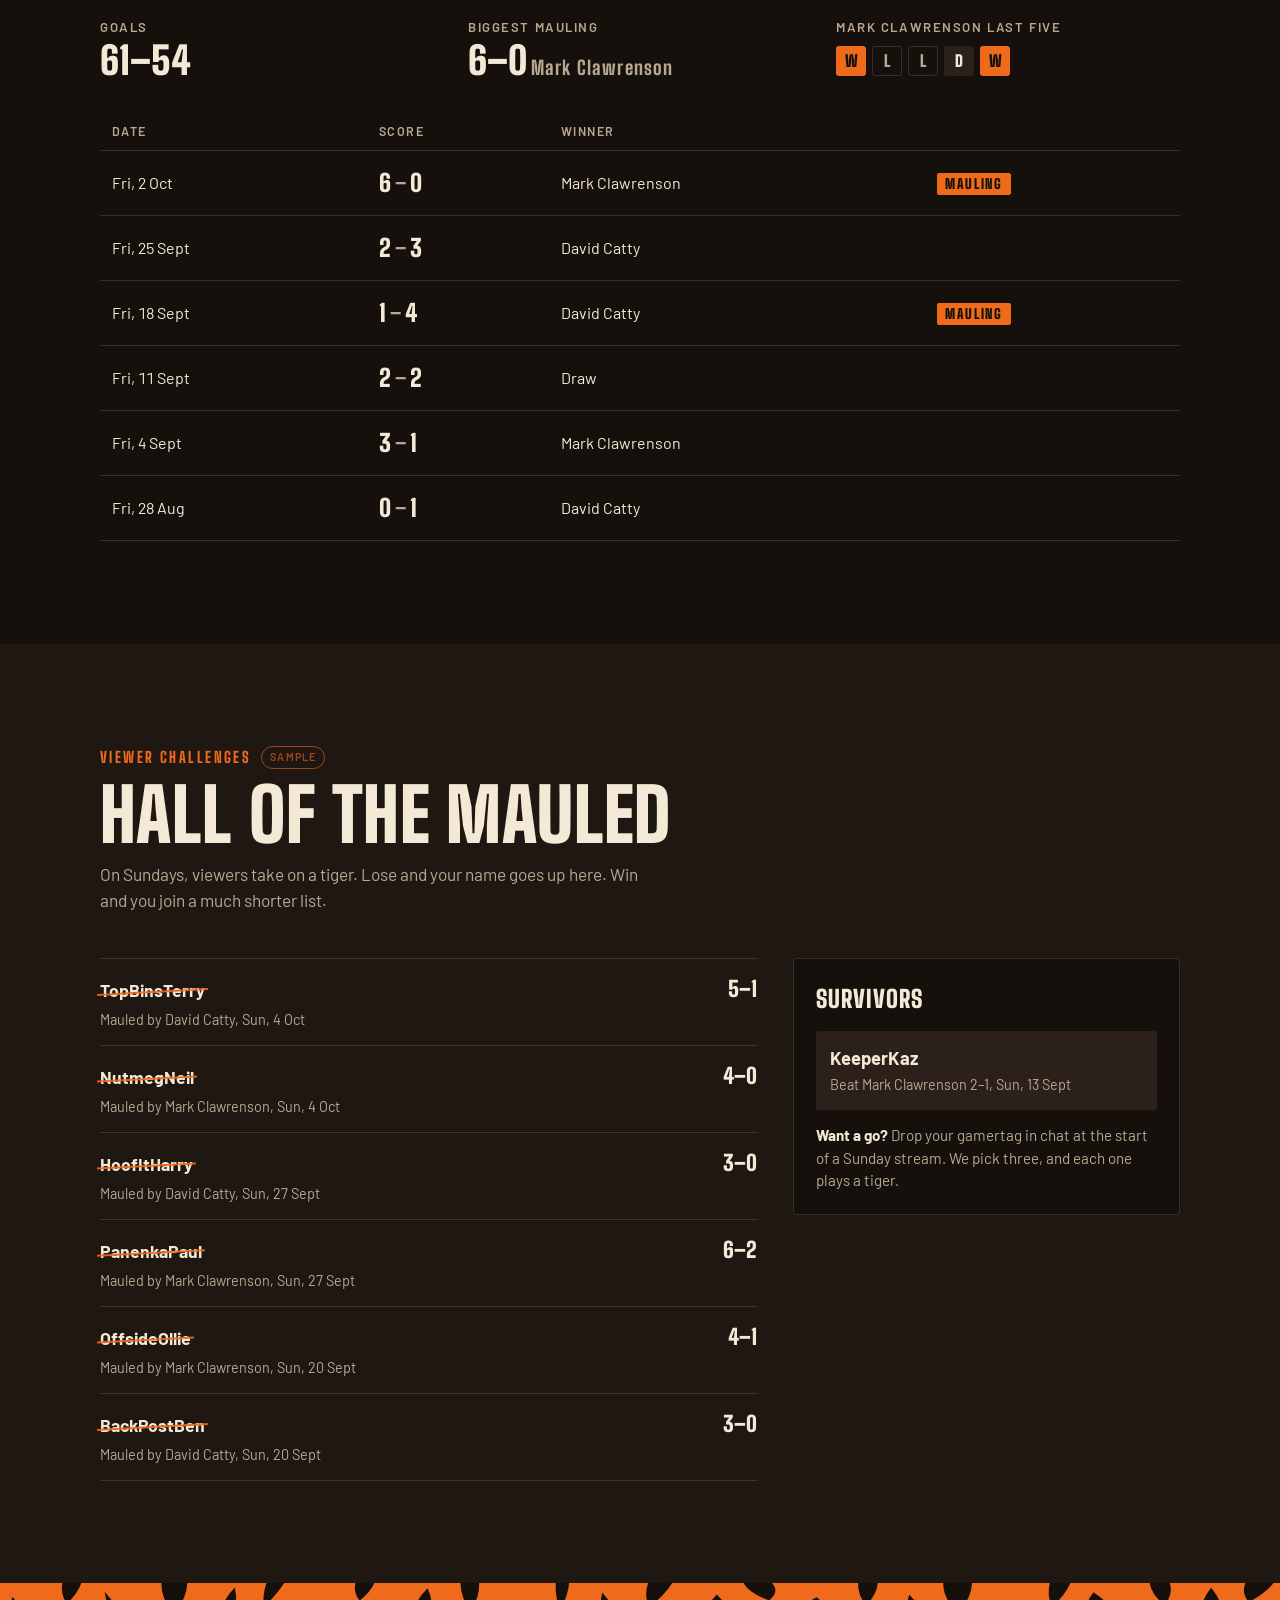
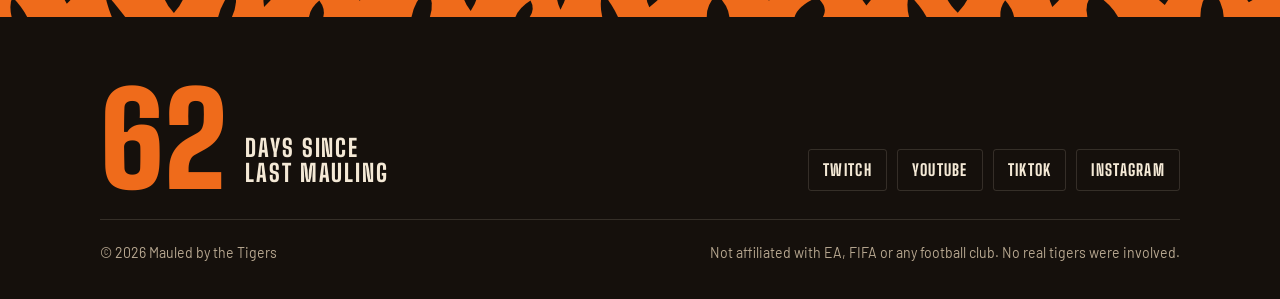
<file: sites/mauled-by-the-tigers/index.html>
<!doctype html>
<html lang="en-GB">
<head>
<meta charset="utf-8">
<meta name="viewport" content="width=device-width, initial-scale=1, viewport-fit=cover">
<meta name="description" content="Two grown adults in tiger suits play console football, live, twice a week. Watch the stream, buy the merch, join the Hall of the Mauled.">
<meta name="theme-color" content="#ef6b1b">
<meta property="og:title" content="Mauled by the Tigers">
<meta property="og:description" content="Two grown adults in tiger suits play console football, live, twice a week.">
<meta property="og:url" content="https://www.mauledbythetigers.co.uk/">
<meta property="og:image" content="https://www.mauledbythetigers.co.uk/sites/mauled-by-the-tigers/og.jpg">
<meta property="og:image:width" content="1200">
<meta property="og:image:height" content="630">
<meta property="og:image:alt" content="Mauled by the Tigers: two grown adults in tiger suits play console football, live.">
<meta name="twitter:card" content="summary_large_image">
<meta property="og:type" content="website">
<style>body{margin:0}img{max-width:100%}[hidden]{display:none!important}:root{padding-top:env(safe-area-inset-top,0px);padding-bottom:env(safe-area-inset-bottom,0px)}</style>
<link rel="icon" href="data:image/svg+xml,%3Csvg xmlns='http://www.w3.org/2000/svg' viewBox='0 0 32 32'%3E%3Crect width='32' height='32' rx='6' fill='%23ef6b1b'/%3E%3Cg fill='none' stroke='%2315100c' stroke-width='3.2' stroke-linecap='round'%3E%3Cpath d='M9 5 Q12 16 10 27'/%3E%3Cpath d='M16 4 Q19 16 17 28'/%3E%3Cpath d='M23 5 Q26 16 24 27'/%3E%3C/g%3E%3C/svg%3E">
<title>Mauled by the Tigers</title>
<link rel="preconnect" href="https://fonts.googleapis.com">
<link rel="preconnect" href="https://fonts.gstatic.com" crossorigin>
<link rel="stylesheet" href="https://fonts.googleapis.com/css2?family=Big+Shoulders+Display:wght@700;800;900&display=swap">
<link rel="stylesheet" href="https://fonts.googleapis.com/css2?family=Barlow:wght@400;500;600;700&display=swap">
<style>
/* Layout: orange hero with the word MAULED clawed open, then ink "stadium at night" sections, a bone-paper shop band, tiger-stripe dividers between them. Single committed look. */
:root {
  color-scheme: dark;
  --tiger: #ef6b1b;
  --tiger-deep: #cf5513;
  --ink: #15100c;
  --ink-2: #1f1712;
  --ink-3: #2c211a;
  --bone: #f4e9d6;
  --bone-dim: #b8a891;
  --glow: #ffb43a;
  --live: #ff3b2f;
  --line: rgba(244, 233, 214, 0.14);
  --line-ink: rgba(21, 16, 12, 0.16);
  --font-display: "Big Shoulders Display", "Big Shoulders", "Arial Narrow", "Roboto Condensed", Impact, sans-serif;
  --font-body: "Barlow", "Helvetica Neue", Arial, sans-serif;
}

* { box-sizing: border-box; }
html { scroll-behavior: smooth; }
body {
  background: var(--ink);
  color: var(--bone);
  font-family: var(--font-body);
  font-size: 16px;
  line-height: 1.5;
  -webkit-font-smoothing: antialiased;
}
a { color: inherit; }
:focus-visible { outline: 3px solid var(--glow); outline-offset: 3px; }

.wrap { max-width: 1160px; margin-inline: auto; padding-inline: clamp(16px, 4vw, 40px); }

h1, h2, h3 { font-family: var(--font-display); text-transform: uppercase; margin: 0; text-wrap: balance; }
h2 { font-weight: 900; font-size: clamp(2.6rem, 6.4vw, 4.6rem); line-height: 0.88; letter-spacing: 0.005em; }
p { margin: 0; }

.eyebrow {
  display: inline-flex; align-items: center; gap: 10px;
  font-family: var(--font-display); font-weight: 800; font-size: 0.95rem;
  letter-spacing: 0.16em; text-transform: uppercase; color: var(--tiger);
}
.sample {
  font-family: var(--font-body); font-weight: 600; font-size: 0.68rem; letter-spacing: 0.1em;
  text-transform: uppercase; padding: 2px 8px; border: 1px solid currentColor; border-radius: 99px;
  opacity: 0.6; vertical-align: middle;
}
.section-head { display: grid; gap: 14px; max-width: 640px; margin-bottom: clamp(28px, 4vw, 44px); }
.section-head p { color: var(--bone-dim); font-size: 1.08rem; max-width: 56ch; }
.section { padding-block: clamp(56px, 8vw, 104px); }

.btn {
  display: inline-flex; align-items: center; justify-content: center; gap: 8px;
  font-family: var(--font-display); font-weight: 800; font-size: 1.15rem; letter-spacing: 0.06em;
  text-transform: uppercase; text-decoration: none; cursor: pointer;
  padding: 12px 22px; border-radius: 3px; border: 2px solid var(--ink);
  transition: transform 0.15s ease, background-color 0.15s ease, color 0.15s ease;
}
.btn:hover { transform: translateY(-2px); }
.btn-ink { background: var(--ink); color: var(--tiger); }
.btn-ghost { background: transparent; color: var(--ink); }
.btn-ghost:hover { background: var(--ink); color: var(--tiger); }

/* ---------- Hero ---------- */
.hero { background: var(--tiger); color: var(--ink); position: relative; overflow: hidden; isolation: isolate; }
.hero-stripes { position: absolute; inset: 0; width: 100%; height: 100%; z-index: -1; }
.nav { display: flex; align-items: center; justify-content: space-between; gap: 16px; padding-block: 20px; flex-wrap: wrap; }
.brand { display: inline-flex; align-items: center; gap: 10px; text-decoration: none; font-family: var(--font-display); font-weight: 900; font-size: 1.2rem; letter-spacing: 0.06em; text-transform: uppercase; }
.brand svg { width: 30px; height: 30px; flex: none; }
.nav-links { display: flex; gap: 22px; list-style: none; margin: 0; padding: 0; }
.nav-links a { font-family: var(--font-display); font-weight: 800; letter-spacing: 0.08em; text-transform: uppercase; text-decoration: none; font-size: 1rem; }
.nav-links a:hover { text-decoration: underline; text-decoration-thickness: 2px; text-underline-offset: 4px; }
.status {
  display: inline-flex; align-items: center; gap: 8px; background: var(--ink); color: var(--bone);
  font-family: var(--font-display); font-weight: 800; letter-spacing: 0.1em; text-transform: uppercase;
  font-size: 0.9rem; padding: 6px 12px; border-radius: 99px; white-space: nowrap; font-variant-numeric: tabular-nums;
}
.dot { width: 8px; height: 8px; border-radius: 50%; background: var(--bone-dim); flex: none; }
.status.is-live .dot { background: var(--live); box-shadow: 0 0 0 0 var(--live); animation: pulse 1.6s infinite; }
@keyframes pulse { 0% { box-shadow: 0 0 0 0 rgba(255, 59, 47, 0.7); } 100% { box-shadow: 0 0 0 10px rgba(255, 59, 47, 0); } }

.hero-inner { padding-block: clamp(28px, 6vw, 64px) clamp(48px, 7vw, 88px); display: grid; gap: clamp(20px, 3vw, 30px); }
.wordmark { font-weight: 900; line-height: 0.8; font-size: clamp(5rem, 21vw, 16rem); letter-spacing: -0.005em; }
.wordmark .maul { position: relative; display: inline-block; }
.wordmark .rest { display: block; font-size: 0.35em; letter-spacing: 0.035em; line-height: 1; margin-top: 0.12em; }
.claws { position: absolute; inset: -8% -4% -4% -4%; width: 108%; height: 112%; overflow: visible; pointer-events: none; }
.claws path { fill: none; stroke: var(--tiger); stroke-width: 0.07em; stroke-linecap: round; vector-effect: non-scaling-stroke; stroke-dasharray: 1; stroke-dashoffset: 0; }
.claws.animate path { animation: claw 0.42s cubic-bezier(.6,0,.3,1) both; }
.claws.animate path:nth-child(2) { animation-delay: 0.09s; }
.claws.animate path:nth-child(3) { animation-delay: 0.18s; }
@keyframes claw { from { stroke-dashoffset: 1; } to { stroke-dashoffset: 0; } }

.lede { font-size: clamp(1.15rem, 2.3vw, 1.45rem); font-weight: 500; max-width: 32ch; line-height: 1.35; }
.cta-row { display: flex; flex-wrap: wrap; gap: 12px; }
.tally { font-family: var(--font-display); font-weight: 800; text-transform: uppercase; letter-spacing: 0.08em; font-size: 1rem; display: flex; flex-wrap: wrap; gap: 6px 14px; align-items: baseline; }
.tally b { font-weight: 900; font-size: 1.6rem; font-variant-numeric: tabular-nums; }

/* ---------- Stripe divider ---------- */
.band { height: 34px; background: var(--tiger); }
.band svg { display: block; width: 100%; height: 100%; }

/* ---------- Live ---------- */
.live-grid { display: grid; grid-template-columns: minmax(0, 2.1fr) minmax(0, 1fr); gap: clamp(16px, 2.4vw, 28px); align-items: start; }
.player {
  position: relative; aspect-ratio: 16 / 9; max-width: 100%; border-radius: 4px; overflow: hidden;
  background: radial-gradient(120% 90% at 50% 110%, #2b2a14 0%, #14120c 45%, #0b0806 100%);
  border: 1px solid var(--line);
}
.player iframe { position: absolute; inset: 0; width: 100%; height: 100%; border: 0; }
.player-stripes { position: absolute; inset: 0; width: 100%; height: 100%; opacity: 0.5; }
.eyes { position: absolute; display: flex; gap: 0.9em; font-size: clamp(10px, 1.6vw, 18px); }
.eyes.a { left: 22%; top: 26%; }
.eyes.b { left: 60%; top: 34%; font-size: clamp(8px, 1.25vw, 14px); }
.eye {
  position: relative; width: 2.6em; height: 1.5em; background: var(--glow);
  border-radius: 100% 0; transform: rotate(-8deg);
  box-shadow: 0 0 1.4em rgba(255, 180, 58, 0.55), 0 0 0.4em rgba(255, 180, 58, 0.9);
  animation: blink 6s infinite; overflow: hidden;
}
.eye + .eye { border-radius: 0 100%; transform: rotate(8deg); }
.eyes.b .eye { animation-delay: 2.3s; }
.pupil { position: absolute; left: 50%; top: 50%; width: 0.38em; height: 1.3em; margin: -0.65em 0 0 -0.19em; background: var(--ink); border-radius: 50%; transition: transform 0.12s linear; }
@keyframes blink { 0%, 95%, 100% { scale: 1 1; } 97% { scale: 1 0.08; } }
.asleep { position: absolute; left: 0; right: 0; bottom: 0; padding: clamp(12px, 2.4vw, 26px); display: grid; gap: 2px; background: linear-gradient(to top, rgba(11, 8, 6, 0.9), transparent); }
.asleep .label { font-family: var(--font-display); font-weight: 800; letter-spacing: 0.14em; text-transform: uppercase; font-size: clamp(0.75rem, 1.4vw, 0.95rem); color: var(--bone-dim); }
.asleep .count { font-family: var(--font-display); font-weight: 900; font-size: clamp(1.9rem, 5.4vw, 3.6rem); line-height: 1; font-variant-numeric: tabular-nums; color: var(--bone); }

.fixtures { background: var(--ink-2); border: 1px solid var(--line); border-radius: 4px; padding: 20px; display: grid; gap: 4px; min-width: 0; }
.fixtures h3 { font-size: 1.3rem; font-weight: 800; letter-spacing: 0.06em; display: flex; justify-content: space-between; align-items: center; gap: 10px; margin-bottom: 8px; }
.fixture { display: grid; grid-template-columns: 64px minmax(0, 1fr); gap: 14px; padding-block: 12px; border-top: 1px solid var(--line); }
.fixture .when { font-family: var(--font-display); font-weight: 800; text-transform: uppercase; line-height: 1.05; color: var(--tiger); }
.fixture .when span { display: block; font-size: 1.7rem; color: var(--bone); font-variant-numeric: tabular-nums; }
.fixture .what { font-weight: 600; }
.fixture .note { color: var(--bone-dim); font-size: 0.92rem; }

/* ---------- Shop ---------- */
.shop { background: var(--bone); color: var(--ink); }
.shop .section-head p { color: #5d5043; }
.shop .eyebrow { color: var(--tiger-deep); }
.products { display: grid; grid-template-columns: repeat(4, minmax(0, 1fr)); gap: clamp(14px, 2vw, 24px); }
.product { display: grid; gap: 10px; align-content: start; }
.art { position: relative; aspect-ratio: 1; max-width: 100%; border-radius: 3px; display: grid; place-items: center; overflow: hidden; }
.art svg { width: 82%; height: 82%; }
.art.on-tiger { background: var(--tiger); }
.art.on-ink { background: var(--ink); }
.art.on-sand { background: #e4d4ba; }
.badge { position: absolute; top: 10px; left: 10px; background: var(--live); color: #fff; font-family: var(--font-display); font-weight: 800; letter-spacing: 0.08em; text-transform: uppercase; font-size: 0.82rem; padding: 4px 9px; border-radius: 2px; font-variant-numeric: tabular-nums; }
.product h3 { font-size: 1.45rem; font-weight: 800; line-height: 1; letter-spacing: 0.02em; }
.product .desc { color: #5d5043; font-size: 0.95rem; }
.buy-row { display: flex; align-items: center; justify-content: space-between; gap: 10px; margin-top: 4px; }
.price { font-family: var(--font-display); font-weight: 900; font-size: 1.6rem; font-variant-numeric: tabular-nums; }
.btn-buy { padding: 8px 16px; font-size: 1rem; background: var(--ink); color: var(--bone); }
.btn-buy:hover { background: var(--tiger); color: var(--ink); }

/* ---------- Rivalry ---------- */
.board { display: grid; grid-template-columns: minmax(0, 1fr) auto minmax(0, 1fr); align-items: end; gap: clamp(12px, 3vw, 40px); padding-bottom: clamp(20px, 3vw, 32px); border-bottom: 1px solid var(--line); }
.side { display: grid; gap: 4px; min-width: 0; }
.side.right { text-align: right; }
.side .name { font-family: var(--font-display); font-weight: 800; text-transform: uppercase; letter-spacing: 0.05em; font-size: clamp(1.1rem, 2.6vw, 1.8rem); }
.side .wins { font-family: var(--font-display); font-weight: 900; font-size: clamp(5rem, 17vw, 11rem); line-height: 0.8; font-variant-numeric: tabular-nums; }
.side.lead .wins { color: var(--tiger); }
.side .sub { color: var(--bone-dim); font-size: 0.9rem; text-transform: uppercase; letter-spacing: 0.1em; font-weight: 600; }
.mid { text-align: center; padding-bottom: 0.6em; }
.mid .draws { font-family: var(--font-display); font-weight: 900; font-size: clamp(2rem, 4vw, 3rem); line-height: 1; font-variant-numeric: tabular-nums; }
.mid .sub { color: var(--bone-dim); font-size: 0.82rem; text-transform: uppercase; letter-spacing: 0.12em; font-weight: 600; }

.stats { display: grid; grid-template-columns: repeat(3, minmax(0, 1fr)); gap: clamp(12px, 2vw, 24px); padding-block: clamp(20px, 3vw, 32px); }
.stat { display: grid; gap: 4px; min-width: 0; }
.stat .k { color: var(--bone-dim); font-size: 0.82rem; text-transform: uppercase; letter-spacing: 0.12em; font-weight: 600; }
.stat .v { font-family: var(--font-display); font-weight: 900; font-size: clamp(1.6rem, 3.4vw, 2.4rem); line-height: 1; font-variant-numeric: tabular-nums; }
.stat .v small { font-size: 0.5em; font-weight: 800; letter-spacing: 0.06em; color: var(--bone-dim); margin-left: 4px; }
.form { display: flex; gap: 6px; flex-wrap: wrap; }
.chip { width: 30px; height: 30px; display: grid; place-items: center; border-radius: 3px; font-family: var(--font-display); font-weight: 900; font-size: 1rem; }
.chip.w { background: var(--tiger); color: var(--ink); }
.chip.d { background: var(--ink-3); color: var(--bone); }
.chip.l { background: transparent; color: var(--bone-dim); border: 1px solid var(--line); }

.table-scroll { overflow-x: auto; }
table { width: 100%; border-collapse: collapse; min-width: 480px; }
th { text-align: left; font-size: 0.78rem; text-transform: uppercase; letter-spacing: 0.12em; color: var(--bone-dim); font-weight: 600; padding: 10px 12px; border-bottom: 1px solid var(--line); }
td { padding: 14px 12px; border-bottom: 1px solid var(--line); font-variant-numeric: tabular-nums; }
td.score { font-family: var(--font-display); font-weight: 900; font-size: 1.5rem; white-space: nowrap; }
td.score .vs { color: var(--bone-dim); font-weight: 700; padding-inline: 4px; }
.tag { font-family: var(--font-display); font-weight: 900; letter-spacing: 0.12em; text-transform: uppercase; font-size: 0.85rem; background: var(--tiger); color: var(--ink); padding: 3px 8px; border-radius: 2px; white-space: nowrap; }

/* ---------- Hall ---------- */
.hall { background: var(--ink-2); }
.hall-grid { display: grid; grid-template-columns: minmax(0, 1.7fr) minmax(0, 1fr); gap: clamp(16px, 3vw, 36px); align-items: start; }
.mauled-list { list-style: none; margin: 0; padding: 0; display: grid; }
.mauled-list li { display: grid; grid-template-columns: minmax(0, 1fr) auto; gap: 4px 16px; padding-block: 14px; border-top: 1px solid var(--line); align-items: baseline; }
.mauled-list li:last-child { border-bottom: 1px solid var(--line); }
.gamertag { font-weight: 700; font-size: 1.1rem; overflow-wrap: anywhere; position: relative; justify-self: start; }
.gamertag::after { content: ""; position: absolute; left: -3px; right: -3px; top: 54%; height: 2px; background: var(--tiger); transform: rotate(-3deg); opacity: 0.9; }
.mauled-list .result { font-family: var(--font-display); font-weight: 900; font-size: 1.35rem; font-variant-numeric: tabular-nums; white-space: nowrap; }
.mauled-list .meta { grid-column: 1 / -1; color: var(--bone-dim); font-size: 0.9rem; }
.survivors { background: var(--ink); border: 1px solid var(--line); border-radius: 4px; padding: 22px; display: grid; gap: 14px; }
.survivors h3 { font-size: 1.5rem; font-weight: 900; letter-spacing: 0.04em; }
.survivor { display: grid; gap: 2px; padding: 14px; background: var(--ink-3); border-radius: 3px; }
.survivor .gt { font-weight: 700; font-size: 1.15rem; overflow-wrap: anywhere; }
.survivor .meta { color: var(--bone-dim); font-size: 0.9rem; }
.how { color: var(--bone-dim); font-size: 0.95rem; }
.how b { color: var(--bone); }

/* ---------- Footer ---------- */
footer { padding-block: clamp(44px, 6vw, 72px) 36px; }
.footer-top { display: flex; flex-wrap: wrap; justify-content: space-between; align-items: end; gap: 28px; padding-bottom: 28px; border-bottom: 1px solid var(--line); }
.since { display: flex; align-items: end; gap: 18px; }
.since .num { font-family: var(--font-display); font-weight: 900; font-size: clamp(5rem, 12vw, 8rem); line-height: 0.8; color: var(--tiger); font-variant-numeric: tabular-nums; }
.since .lbl { font-family: var(--font-display); font-weight: 800; text-transform: uppercase; letter-spacing: 0.08em; font-size: clamp(1.1rem, 2.4vw, 1.5rem); line-height: 1.05; padding-bottom: 6px; }
.socials { display: flex; flex-wrap: wrap; gap: 10px; list-style: none; margin: 0; padding: 0; }
.socials a { display: inline-block; padding: 8px 14px; border: 1px solid var(--line); border-radius: 3px; text-decoration: none; font-family: var(--font-display); font-weight: 800; letter-spacing: 0.08em; text-transform: uppercase; }
.socials a:hover { border-color: var(--tiger); color: var(--tiger); }
.legal { display: flex; flex-wrap: wrap; justify-content: space-between; gap: 10px 24px; padding-top: 22px; color: var(--bone-dim); font-size: 0.88rem; }

/* ---------- Toast ---------- */
.toast { position: fixed; left: 50%; bottom: calc(20px + env(safe-area-inset-bottom, 0px)); transform: translateX(-50%); background: var(--bone); color: var(--ink); font-weight: 600; padding: 12px 18px; border-radius: 3px; box-shadow: 0 10px 30px rgba(0, 0, 0, 0.4); z-index: 10; max-width: calc(100vw - 32px); }

/* ---------- Responsive ---------- */
@media (max-width: 1000px) {
  .products { grid-template-columns: repeat(2, minmax(0, 1fr)); }
  .live-grid, .hall-grid { grid-template-columns: minmax(0, 1fr); }
}
@media (max-width: 680px) {
  .nav-links { display: none; }
  .stats { grid-template-columns: minmax(0, 1fr) minmax(0, 1fr); }
  .stats .stat:last-child { grid-column: 1 / -1; }
}
@media (max-width: 480px) {
  .products { grid-template-columns: minmax(0, 1fr); }
  .board { gap: 8px; }
}
@media (prefers-reduced-motion: reduce) {
  html { scroll-behavior: auto; }
  .claws.animate path, .eye, .status.is-live .dot { animation: none; }
  .btn { transition: none; }
}
</style>
</head>
<body>
<header class="hero" id="top">
  <svg class="hero-stripes" id="heroStripes" viewBox="0 0 1000 1000" preserveAspectRatio="none" aria-hidden="true"></svg>
  <div class="wrap">
    <nav class="nav" aria-label="Main">
      <a class="brand" href="#top">
        <svg viewBox="0 0 32 32" aria-hidden="true"><g fill="none" stroke="currentColor" stroke-width="3.2" stroke-linecap="round"><path d="M7 4 Q11 16 9 28"/><path d="M15 3 Q19 16 17 29"/><path d="M23 4 Q27 16 25 28"/></g></svg>
        Mauled by the Tigers
      </a>
      <ul class="nav-links">
        <li><a href="#live">Live</a></li>
        <li><a href="#shop">Shop</a></li>
        <li><a href="#rivalry">Rivalry</a></li>
        <li><a href="#hall">Hall of the Mauled</a></li>
      </ul>
      <span class="status" id="status"><span class="dot"></span><span id="statusText">Next stream</span></span>
    </nav>

    <div class="hero-inner">
      <h1 class="wordmark">
        <span class="maul">Mauled
          <svg class="claws" id="claws" viewBox="0 0 100 100" preserveAspectRatio="none" aria-hidden="true">
            <path pathLength="1" d="M30 -2 Q40 50 52 104"/>
            <path pathLength="1" d="M45 -4 Q55 48 67 103"/>
            <path pathLength="1" d="M60 -2 Q70 50 82 104"/>
          </svg>
        </span>
        <span class="rest">by the Tigers</span>
      </h1>
      <p class="lede">Two grown adults in tiger suits play console football, live, twice a week. Watch, pick a side, buy the shirt.</p>
      <div class="cta-row">
        <a class="btn btn-ink" href="#live">Watch live</a>
        <a class="btn btn-ghost" href="#shop">Shop the merch</a>
      </div>
      <p class="tally" id="heroTally"></p>
    </div>
  </div>
</header>

<div class="band" aria-hidden="true"><svg id="band1" viewBox="0 0 1000 100" preserveAspectRatio="none"></svg></div>

<main>
  <section class="section" id="live">
    <div class="wrap">
      <div class="section-head">
        <span class="eyebrow"><span class="dot" style="background: var(--live)"></span>Live</span>
        <h2>Watch the tigers</h2>
        <p>The stream plays right here, chat and all. When the tigers are asleep, the countdown tells you when they're back.</p>
      </div>
      <div class="live-grid">
        <div class="player" id="player">
          <svg class="player-stripes" id="playerStripes" viewBox="0 0 1000 1000" preserveAspectRatio="none" aria-hidden="true"></svg>
          <div class="eyes a" aria-hidden="true"><div class="eye"><div class="pupil"></div></div><div class="eye"><div class="pupil"></div></div></div>
          <div class="eyes b" aria-hidden="true"><div class="eye"><div class="pupil"></div></div><div class="eye"><div class="pupil"></div></div></div>
          <div class="asleep">
            <span class="label" id="asleepLabel">The tigers are asleep. Back in</span>
            <span class="count" id="countdown">--</span>
          </div>
        </div>
        <aside class="fixtures" aria-labelledby="fixturesTitle">
          <h3 id="fixturesTitle">Coming up <span class="sample">Sample</span></h3>
          <div class="fixture"><div class="when">Fri<span>9</span></div><div><p class="what">Clawrenson v Catty</p><p class="note">8pm. Best of five. Loser wears the hood all night.</p></div></div>
          <div class="fixture"><div class="when">Sun<span>11</span></div><div><p class="what">Challenge night</p><p class="note">6pm. Three viewers each take on a tiger.</p></div></div>
          <div class="fixture"><div class="when">Fri<span>16</span></div><div><p class="what">The rematch</p><p class="note">8pm. Catty wants revenge for the 6–0.</p></div></div>
        </aside>
      </div>
    </div>
  </section>

  <div class="band" aria-hidden="true"><svg id="band2" viewBox="0 0 1000 100" preserveAspectRatio="none"></svg></div>

  <section class="section shop" id="shop">
    <div class="wrap">
      <div class="section-head">
        <span class="eyebrow">Shop</span>
        <h2>Merch for the mauled</h2>
        <p>Everything is printed when you order it, so nothing sits in a warehouse. Scoreline shirts are only on sale for the week after the match.</p>
      </div>
      <div class="products">
        <article class="product">
          <div class="art on-tiger">
            <svg viewBox="0 0 200 200" aria-hidden="true">
              <path fill="#15100c" d="M62 32 L86 22 Q100 36 114 22 L138 32 L172 60 L152 84 L140 74 L140 180 L60 180 L60 74 L48 84 L28 60 Z"/>
              <g fill="#ef6b1b" font-family="Big Shoulders Display, Impact, sans-serif" font-weight="900" text-anchor="middle">
                <text x="100" y="98" font-size="14" textLength="34" lengthAdjust="spacingAndGlyphs">I WAS</text>
                <text x="100" y="128" font-size="32" textLength="70" lengthAdjust="spacingAndGlyphs">MAULED</text>
                <text x="100" y="146" font-size="11" textLength="66" lengthAdjust="spacingAndGlyphs">BY THE TIGERS</text>
              </g>
            </svg>
          </div>
          <h3>I Was Mauled tee</h3>
          <p class="desc">Black heavyweight cotton, orange print. The one everyone gets first.</p>
          <div class="buy-row"><span class="price">£24</span><button class="btn btn-buy" type="button" data-buy>Buy</button></div>
        </article>

        <article class="product">
          <div class="art on-ink">
            <svg viewBox="0 0 200 200" aria-hidden="true">
              <path fill="#ef6b1b" d="M64 42 Q100 6 136 42 L150 46 L178 124 L158 132 L144 96 L144 184 L56 184 L56 96 L42 132 L22 124 L50 46 Z"/>
              <path fill="#cf5513" d="M74 44 Q100 22 126 44 Q100 58 74 44 Z"/>
              <g fill="none" stroke="#15100c" stroke-width="8" stroke-linecap="round"><path d="M80 86 Q88 120 82 160"/><path d="M100 82 Q108 120 102 164"/><path d="M120 86 Q128 120 122 160"/></g>
            </svg>
          </div>
          <h3>Claw hoodie</h3>
          <p class="desc">Tiger orange with three claw marks down the front. Hood up for away games.</p>
          <div class="buy-row"><span class="price">£42</span><button class="btn btn-buy" type="button" data-buy>Buy</button></div>
        </article>

        <article class="product">
          <div class="art on-sand">
            <span class="badge" id="dropBadge">Limited</span>
            <svg viewBox="0 0 200 200" aria-hidden="true">
              <path fill="#f4e9d6" stroke="#15100c" stroke-width="2" d="M62 32 L86 22 Q100 36 114 22 L138 32 L172 60 L152 84 L140 74 L140 180 L60 180 L60 74 L48 84 L28 60 Z"/>
              <g fill="#15100c" font-family="Big Shoulders Display, Impact, sans-serif" font-weight="900" text-anchor="middle">
                <text x="100" y="104" font-size="20" textLength="56" lengthAdjust="spacingAndGlyphs">MAULED</text>
                <text x="100" y="140" font-size="38" fill="#ef6b1b" textLength="52" lengthAdjust="spacingAndGlyphs">6–0</text>
                <text x="100" y="156" font-size="9" textLength="60" lengthAdjust="spacingAndGlyphs">FRI 2 OCT 2026</text>
              </g>
            </svg>
          </div>
          <h3>Mauled 6–0 tee</h3>
          <p class="desc">Clawrenson 6, Catty 0. Printed with the date. Gone when the week's up.</p>
          <div class="buy-row"><span class="price">£26</span><button class="btn btn-buy" type="button" data-buy>Buy</button></div>
        </article>

        <article class="product">
          <div class="art on-tiger">
            <svg viewBox="0 0 200 200" aria-hidden="true">
              <path fill="#15100c" d="M54 70 L62 36 L84 60 Z"/>
              <path fill="#15100c" d="M146 70 L138 36 L116 60 Z"/>
              <path fill="#f4e9d6" d="M60 62 L64 46 L74 58 Z"/>
              <path fill="#f4e9d6" d="M140 62 L136 46 L126 58 Z"/>
              <path fill="#15100c" d="M44 136 Q44 58 100 56 Q156 58 156 136 Z"/>
              <g fill="none" stroke="#ef6b1b" stroke-width="6" stroke-linecap="round"><path d="M76 74 Q82 94 78 116"/><path d="M100 68 Q106 92 102 118"/><path d="M124 74 Q130 94 126 116"/></g>
              <rect x="38" y="132" width="124" height="34" rx="4" fill="#2c211a"/>
              <g stroke="#15100c" stroke-width="3"><path d="M52 132 V166"/><path d="M68 132 V166"/><path d="M84 132 V166"/><path d="M100 132 V166"/><path d="M116 132 V166"/><path d="M132 132 V166"/><path d="M148 132 V166"/></g>
            </svg>
          </div>
          <h3>Tiger ears beanie</h3>
          <p class="desc">Ribbed knit with ears on top, so you can match the tigers from the sofa.</p>
          <div class="buy-row"><span class="price">£18</span><button class="btn btn-buy" type="button" data-buy>Buy</button></div>
        </article>
      </div>
    </div>
  </section>

  <div class="band" aria-hidden="true"><svg id="band3" viewBox="0 0 1000 100" preserveAspectRatio="none"></svg></div>

  <section class="section" id="rivalry">
    <div class="wrap">
      <div class="section-head">
        <span class="eyebrow">Head to head <span class="sample">Sample</span></span>
        <h2>The rivalry</h2>
        <p>Every Friday the two tigers play each other. Win by three goals or more and it goes in the book as a mauling.</p>
      </div>

      <div class="board" id="board"></div>
      <div class="stats" id="stats"></div>

      <div class="table-scroll">
        <table>
          <thead><tr><th>Date</th><th>Score</th><th>Winner</th><th></th></tr></thead>
          <tbody id="results"></tbody>
        </table>
      </div>
    </div>
  </section>

  <section class="section hall" id="hall">
    <div class="wrap">
      <div class="section-head">
        <span class="eyebrow">Viewer challenges <span class="sample">Sample</span></span>
        <h2>Hall of the Mauled</h2>
        <p>On Sundays, viewers take on a tiger. Lose and your name goes up here. Win and you join a much shorter list.</p>
      </div>
      <div class="hall-grid">
        <ol class="mauled-list" id="mauled"></ol>
        <aside class="survivors" aria-labelledby="survivorsTitle">
          <h3 id="survivorsTitle">Survivors</h3>
          <div id="survivorList"></div>
          <p class="how"><b>Want a go?</b> Drop your gamertag in chat at the start of a Sunday stream. We pick three, and each one plays a tiger.</p>
        </aside>
      </div>
    </div>
  </section>
</main>

<div class="band" aria-hidden="true"><svg id="band4" viewBox="0 0 1000 100" preserveAspectRatio="none"></svg></div>

<footer>
  <div class="wrap">
    <div class="footer-top">
      <div class="since">
        <span class="num" id="sinceNum">0</span>
        <span class="lbl">Days since<br>last mauling</span>
      </div>
      <ul class="socials">
        <li><a href="#" data-soon>Twitch</a></li>
        <li><a href="#" data-soon>YouTube</a></li>
        <li><a href="#" data-soon>TikTok</a></li>
        <li><a href="#" data-soon>Instagram</a></li>
      </ul>
    </div>
    <div class="legal">
      <span>© 2026 Mauled by the Tigers</span>
      <span>Not affiliated with EA, FIFA or any football club. No real tigers were involved.</span>
    </div>
  </div>
</footer>

<div class="toast" id="toast" role="status" aria-live="polite" hidden></div>

<script>
/* ---------- Site details: edit these ---------- */
const SITE = {
  tigers: ["Mark Clawrenson", "David Catty"],
  // Weekly streams, UK time. day: 0 = Sunday ... 5 = Friday
  streams: [ { day: 5, hour: 20, minute: 0 }, { day: 0, hour: 18, minute: 0 } ],
  streamLengthMins: 180,
  twitchChannel: "",                       // e.g. "mauledbythetigers"
  domains: ["mauledbythetigers.co.uk", "www.mauledbythetigers.co.uk"],
  record: { wins: [14, 11], draws: 3, goals: [61, 54] },   // all-time, sample
  results: [                                // newest first, sample
    { date: "2026-10-02", score: [6, 0] },
    { date: "2026-09-25", score: [2, 3] },
    { date: "2026-09-18", score: [1, 4] },
    { date: "2026-09-11", score: [2, 2] },
    { date: "2026-09-04", score: [3, 1] },
    { date: "2026-08-28", score: [0, 1] }
  ],
  mauled: [                                 // viewers the tigers beat, sample
    { tag: "TopBinsTerry", tiger: 1, score: [5, 1], date: "2026-10-04" },
    { tag: "NutmegNeil", tiger: 0, score: [4, 0], date: "2026-10-04" },
    { tag: "HoofItHarry", tiger: 1, score: [3, 0], date: "2026-09-27" },
    { tag: "PanenkaPaul", tiger: 0, score: [6, 2], date: "2026-09-27" },
    { tag: "OffsideOllie", tiger: 0, score: [4, 1], date: "2026-09-20" },
    { tag: "BackPostBen", tiger: 1, score: [3, 0], date: "2026-09-20" }
  ],
  survivors: [ { tag: "KeeperKaz", tiger: 0, score: [2, 1], date: "2026-09-13" } ],
  drop: { endsUK: "2026-10-09T20:00" }      // scoreline shirt comes off sale
};

/* ---------- Time helpers (UK wall clock) ---------- */
const DAY = 86400000;
function ukNow() {
  const parts = new Intl.DateTimeFormat("en-GB", {
    timeZone: "Europe/London", hourCycle: "h23",
    year: "numeric", month: "2-digit", day: "2-digit", hour: "2-digit", minute: "2-digit", second: "2-digit"
  }).formatToParts(new Date());
  const p = {}; parts.forEach(x => { p[x.type] = x.value; });
  return Date.UTC(+p.year, +p.month - 1, +p.day, +p.hour, +p.minute, +p.second);
}
function ukDate(iso) { const [d, t = "00:00"] = iso.split("T"); const [y, m, dd] = d.split("-").map(Number); const [h, mi] = t.split(":").map(Number); return Date.UTC(y, m - 1, dd, h, mi); }
const fmtDate = ms => new Date(ms).toLocaleDateString("en-GB", { timeZone: "UTC", weekday: "short", day: "numeric", month: "short" });

function streamState(now) {
  const base = new Date(now);
  let next = Infinity, live = false;
  for (const s of SITE.streams) {
    for (let k = -1; k <= 7; k++) {
      const start = Date.UTC(base.getUTCFullYear(), base.getUTCMonth(), base.getUTCDate() + k, s.hour, s.minute);
      if (new Date(start).getUTCDay() !== s.day) continue;
      const end = start + SITE.streamLengthMins * 60000;
      if (now >= start && now < end) live = true;
      if (start > now && start < next) next = start;
    }
  }
  return { live, next };
}
function countdownText(ms) {
  const s = Math.max(0, Math.floor(ms / 1000));
  const d = Math.floor(s / 86400), h = Math.floor(s % 86400 / 3600), m = Math.floor(s % 3600 / 60), sec = s % 60;
  const pad = n => String(n).padStart(2, "0");
  return (d ? d + "d " : "") + pad(h) + ":" + pad(m) + ":" + pad(sec);
}

/* ---------- Stripes ---------- */
function rng(seed) { return function () { seed |= 0; seed = seed + 0x6D2B79F5 | 0; let t = Math.imul(seed ^ seed >>> 15, 1 | seed); t = t + Math.imul(t ^ t >>> 7, 61 | t) ^ t; return ((t ^ t >>> 14) >>> 0) / 4294967296; }; }
function wedge(edge, pos, width, len, drift, W, H) {
  const a = pos - width / 2, b = pos + width / 2;
  if (edge === "right") return `M${W},${a} Q${W - len * 0.55},${a + drift * 0.4} ${W - len},${pos + drift} Q${W - len * 0.5},${b + drift * 0.7} ${W},${b} Z`;
  if (edge === "left") return `M0,${a} Q${len * 0.55},${a + drift * 0.4} ${len},${pos + drift} Q${len * 0.5},${b + drift * 0.7} 0,${b} Z`;
  if (edge === "top") return `M${a},0 Q${a + drift * 0.4},${len * 0.55} ${pos + drift},${len} Q${b + drift * 0.7},${len * 0.5} ${b},0 Z`;
  return `M${a},${H} Q${a + drift * 0.4},${H - len * 0.55} ${pos + drift},${H - len} Q${b + drift * 0.7},${H - len * 0.5} ${b},${H} Z`;
}
function paint(svg, specs, fill) {
  svg.innerHTML = specs.map(d => `<path d="${d}" fill="${fill}"/>`).join("");
}
function drawBand(id, seed) {
  const r = rng(seed), out = [], n = 26;
  for (let i = 0; i < n; i++) {
    const x = (i + 0.5) * (1000 / n) + (r() - 0.5) * 14;
    const edge = i % 2 ? "top" : "bottom";
    out.push(wedge(edge, x, 10 + r() * 14, 45 + r() * 45, (r() - 0.5) * 22, 1000, 100));
  }
  paint(document.getElementById(id), out, "#15100c");
}
function drawHero() {
  const r = rng(7), out = [];
  for (let i = 0; i < 9; i++) out.push(wedge("right", 60 + i * 112 + r() * 30, 34 + r() * 40, 160 + r() * 260, (r() - 0.5) * 120, 1000, 1000));
  for (let i = 0; i < 5; i++) out.push(wedge("left", 120 + i * 190 + r() * 40, 24 + r() * 26, 30 + r() * 50, (r() - 0.5) * 50, 1000, 1000));
  paint(document.getElementById("heroStripes"), out, "#cf5513");
  const r2 = rng(21), dark = [];
  for (let i = 0; i < 8; i++) dark.push(wedge("top", 40 + i * 130 + r2() * 40, 30 + r2() * 30, 120 + r2() * 260, (r2() - 0.5) * 140, 1000, 1000));
  for (let i = 0; i < 8; i++) dark.push(wedge("bottom", 90 + i * 130 + r2() * 40, 30 + r2() * 30, 100 + r2() * 220, (r2() - 0.5) * 140, 1000, 1000));
  paint(document.getElementById("playerStripes"), dark, "#1c1810");
}

/* ---------- Render ---------- */
const [A, B] = SITE.tigers;
const el = id => document.getElementById(id);
const esc = s => String(s).replace(/[&<>"]/g, c => ({ "&": "&amp;", "<": "&lt;", ">": "&gt;", '"': "&quot;" }[c]));

function renderRivalry() {
  const { wins, draws, goals } = SITE.record;
  const lead = wins[0] === wins[1] ? -1 : (wins[0] > wins[1] ? 0 : 1);
  el("heroTally").innerHTML = `Head to head <span>${esc(A)} <b>${wins[0]}</b></span><span>${esc(B)} <b>${wins[1]}</b></span>`;
  el("board").innerHTML = `
    <div class="side ${lead === 0 ? "lead" : ""}"><span class="name">${esc(A)}</span><span class="wins">${wins[0]}</span><span class="sub">Wins</span></div>
    <div class="mid"><div class="draws">${draws}</div><div class="sub">Draws</div></div>
    <div class="side right ${lead === 1 ? "lead" : ""}"><span class="name">${esc(B)}</span><span class="wins">${wins[1]}</span><span class="sub">Wins</span></div>`;

  const maulings = SITE.results.filter(x => Math.abs(x.score[0] - x.score[1]) >= 3);
  const biggest = SITE.results.slice().sort((x, y) => Math.abs(y.score[0] - y.score[1]) - Math.abs(x.score[0] - x.score[1]))[0];
  const bigWinner = biggest.score[0] > biggest.score[1] ? A : B;
  const form = SITE.results.slice(0, 5).map(x => x.score[0] > x.score[1] ? "w" : x.score[0] === x.score[1] ? "d" : "l");
  el("stats").innerHTML = `
    <div class="stat"><span class="k">Goals</span><span class="v">${goals[0]}–${goals[1]}</span></div>
    <div class="stat"><span class="k">Biggest mauling</span><span class="v">${Math.max(...biggest.score)}–${Math.min(...biggest.score)}<small>${esc(bigWinner)}</small></span></div>
    <div class="stat"><span class="k">${esc(A)} last five</span><span class="form">${form.map(f => `<span class="chip ${f}">${f.toUpperCase()}</span>`).join("")}</span></div>`;

  el("results").innerHTML = SITE.results.map(x => {
    const [a, b] = x.score, margin = Math.abs(a - b);
    const winner = a === b ? "Draw" : (a > b ? A : B);
    return `<tr><td>${fmtDate(ukDate(x.date))}</td><td class="score">${a}<span class="vs">–</span>${b}</td><td>${esc(winner)}</td><td>${margin >= 3 ? '<span class="tag">Mauling</span>' : ""}</td></tr>`;
  }).join("");
}

function renderHall() {
  el("mauled").innerHTML = SITE.mauled.map(x => `
    <li><span class="gamertag">${esc(x.tag)}</span><span class="result">${x.score[0]}–${x.score[1]}</span>
    <span class="meta">Mauled by ${esc(SITE.tigers[x.tiger])}, ${fmtDate(ukDate(x.date))}</span></li>`).join("");
  el("survivorList").innerHTML = SITE.survivors.length
    ? SITE.survivors.map(x => `<div class="survivor"><span class="gt">${esc(x.tag)}</span><span class="meta">Beat ${esc(SITE.tigers[x.tiger])} ${x.score[0]}–${x.score[1]}, ${fmtDate(ukDate(x.date))}</span></div>`).join("")
    : `<div class="survivor"><span class="gt">Nobody yet</span></div>`;
}

function renderSince(now) {
  const dates = [...SITE.results.filter(x => Math.abs(x.score[0] - x.score[1]) >= 3), ...SITE.mauled].map(x => ukDate(x.date));
  const last = Math.max(...dates);
  const today = Date.UTC(new Date(now).getUTCFullYear(), new Date(now).getUTCMonth(), new Date(now).getUTCDate());
  el("sinceNum").textContent = Math.max(0, Math.round((today - last) / DAY));
}

function tick() {
  const now = ukNow();
  const { live, next } = streamState(now);
  const status = el("status");
  status.classList.toggle("is-live", live);
  el("statusText").textContent = live ? "Live now" : "Next stream " + countdownText(next - now).replace(/:\d\d$/, "");
  el("asleepLabel").textContent = live ? "The tigers are live" : "The tigers are asleep. Back in";
  el("countdown").textContent = live ? "Watch now" : countdownText(next - now);

  const end = ukDate(SITE.drop.endsUK), left = end - now;
  el("dropBadge").textContent = left <= 0 ? "Sold out" : left < DAY ? "Last day" : `${Math.ceil(left / DAY)} days left`;
}

/* ---------- Live player on the real domain ---------- */
function mountPlayer() {
  const host = location.hostname;
  if (!SITE.twitchChannel || !SITE.domains.includes(host)) return;
  el("player").innerHTML = `<iframe title="Live stream" allowfullscreen src="https://player.twitch.tv/?channel=${encodeURIComponent(SITE.twitchChannel)}&parent=${host}"></iframe>`;
}

/* ---------- Eyes follow the pointer ---------- */
function eyes() {
  const pupils = [...document.querySelectorAll(".pupil")];
  window.addEventListener("pointermove", e => {
    pupils.forEach(p => {
      const eye = p.parentElement.getBoundingClientRect();
      const cx = eye.left + eye.width / 2, cy = eye.top + eye.height / 2;
      const dx = e.clientX - cx, dy = e.clientY - cy, dist = Math.hypot(dx, dy) || 1;
      const max = eye.width * 0.28;
      const k = Math.min(1, dist / 300);
      p.style.transform = `translate(${dx / dist * max * k}px, ${dy / dist * max * 0.25 * k}px)`;
    });
  }, { passive: true });
}

/* ---------- Toast for things that aren't wired up yet ---------- */
let toastTimer;
function toast(msg) {
  const t = el("toast"); t.textContent = msg; t.hidden = false;
  clearTimeout(toastTimer); toastTimer = setTimeout(() => { t.hidden = true; }, 2600);
}
document.querySelectorAll("[data-buy]").forEach(b => b.addEventListener("click", () => toast("The shop opens soon. Check back after the next stream.")));
document.querySelectorAll("[data-soon]").forEach(a => a.addEventListener("click", e => { e.preventDefault(); toast(a.textContent + " link coming soon."); }));

/* ---------- Boot ---------- */
drawHero(); drawBand("band1", 3); drawBand("band2", 11); drawBand("band3", 19); drawBand("band4", 29);
renderRivalry(); renderHall(); renderSince(ukNow()); mountPlayer(); eyes(); tick();
setInterval(tick, 1000);
if (!matchMedia("(prefers-reduced-motion: reduce)").matches) el("claws").classList.add("animate");
</script>
</body>
</html>
</file>
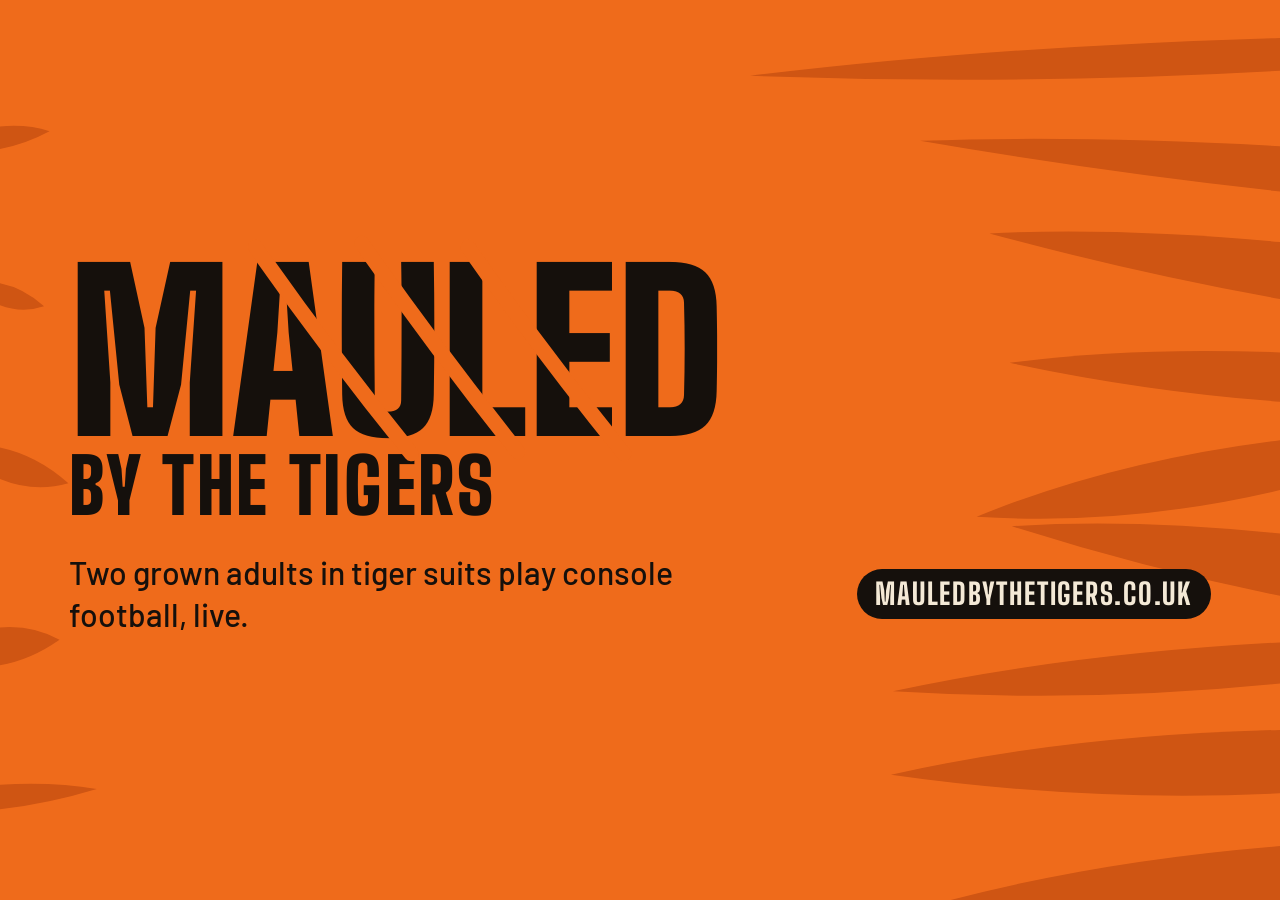
<file: sites/mauled-by-the-tigers/og.html>
<!doctype html>
<html lang="en-GB">
<head>
<meta charset="utf-8">
<meta name="viewport" content="width=device-width, initial-scale=1">
<meta name="robots" content="noindex">
<title>Mauled by the Tigers share card</title>
<link rel="stylesheet" href="https://fonts.googleapis.com/css2?family=Big+Shoulders+Display:wght@800;900&display=block">
<link rel="stylesheet" href="https://fonts.googleapis.com/css2?family=Barlow:wght@500;600&display=block">
<style>
  /* Share card, drawn to fill the window at about 1.91:1 and captured as og.png */
  :root { --tiger: #ef6b1b; --tiger-deep: #cf5513; --ink: #15100c; --bone: #f4e9d6; }
  html, body { margin: 0; height: 100%; }
  body { background: var(--tiger); color: var(--ink); overflow: hidden; position: relative; font-family: "Barlow", Arial, sans-serif; }
  svg.stripes { position: absolute; inset: 0; width: 100%; height: 100%; }
  .card { position: absolute; inset: 0; padding: 4.6vw 5.4vw; display: flex; flex-direction: column; justify-content: center; gap: 2.2vw; }
  .wordmark { font-family: "Big Shoulders Display", Impact, sans-serif; font-weight: 900; text-transform: uppercase; line-height: 0.8; margin: 0; font-size: 17vw; }
  .maul { position: relative; display: inline-block; }
  .rest { display: block; font-size: 0.35em; letter-spacing: 0.035em; line-height: 1; margin-top: 0.12em; }
  .claws { position: absolute; inset: -8% -4% -4% -4%; width: 108%; height: 112%; overflow: visible; }
  .claws path { fill: none; stroke: var(--tiger); stroke-width: 0.07em; stroke-linecap: round; vector-effect: non-scaling-stroke; }
  .foot { display: flex; align-items: center; justify-content: space-between; gap: 3vw; }
  .lede { font-size: 2.5vw; font-weight: 500; margin: 0; max-width: 34ch; line-height: 1.3; }
  .url { font-family: "Big Shoulders Display", Impact, sans-serif; font-weight: 800; font-size: 2.3vw; letter-spacing: 0.06em; text-transform: uppercase; background: var(--ink); color: var(--bone); padding: 0.6vw 1.4vw; border-radius: 99px; white-space: nowrap; }
</style>
</head>
<body>
<svg class="stripes" id="stripes" viewBox="0 0 1000 1000" preserveAspectRatio="none" aria-hidden="true"></svg>
<div class="card">
  <h1 class="wordmark">
    <span class="maul">Mauled
      <svg class="claws" viewBox="0 0 100 100" preserveAspectRatio="none" aria-hidden="true">
        <path d="M30 -2 Q40 50 52 104"/><path d="M45 -4 Q55 48 67 103"/><path d="M60 -2 Q70 50 82 104"/>
      </svg>
    </span>
    <span class="rest">by the Tigers</span>
  </h1>
  <div class="foot">
    <p class="lede">Two grown adults in tiger suits play console football, live.</p>
    <span class="url">mauledbythetigers.co.uk</span>
  </div>
</div>
<script>
function rng(seed) { return function () { seed |= 0; seed = seed + 0x6D2B79F5 | 0; let t = Math.imul(seed ^ seed >>> 15, 1 | seed); t = t + Math.imul(t ^ t >>> 7, 61 | t) ^ t; return ((t ^ t >>> 14) >>> 0) / 4294967296; }; }
function wedge(edge, pos, width, len, drift) {
  const a = pos - width / 2, b = pos + width / 2, W = 1000;
  if (edge === "right") return `M${W},${a} Q${W - len * 0.55},${a + drift * 0.4} ${W - len},${pos + drift} Q${W - len * 0.5},${b + drift * 0.7} ${W},${b} Z`;
  return `M0,${a} Q${len * 0.55},${a + drift * 0.4} ${len},${pos + drift} Q${len * 0.5},${b + drift * 0.7} 0,${b} Z`;
}
const r = rng(7), out = [];
for (let i = 0; i < 9; i++) out.push(wedge("right", 60 + i * 112 + r() * 30, 34 + r() * 40, 160 + r() * 260, (r() - 0.5) * 120));
for (let i = 0; i < 5; i++) out.push(wedge("left", 120 + i * 190 + r() * 40, 24 + r() * 26, 30 + r() * 50, (r() - 0.5) * 50));
document.getElementById("stripes").innerHTML = out.map(d => `<path d="${d}" fill="#cf5513"/>`).join("");
</script>
</body>
</html>
</file>
<file: assets/css/site.css>
/* ==========================================================
   WebDevCo — showcase hub

   White dominant, gold accents, black for type and one anchoring
   band. Single-theme by design, so every colour is set explicitly
   rather than inherited from the host.

   Gold appears as TWO values on purpose:
     --gold      bright, for fills, rules and hairlines
     --gold-ink  darker, for gold that has to be *read*
   The bright gold is only 1.9:1 on white, so it never carries text.
   ========================================================== */

:root {
  /* ground */
  --white:   #FFFFFF;
  --cream:   #FAF7F1;   /* alternating band, warmed toward the gold */
  --ink:     #16140F;   /* warm near-black */
  --ink-2:   #221F18;

  /* type */
  --muted:   #6E6658;   /* warm grey, biased toward the gold */

  /* accents */
  --gold:      #C9A24A;
  --gold-ink:  #8A6716;
  --gold-lift: #E0BE6F;

  /* lines */
  --line:      #E8E2D6;
  --line-gold: rgba(201, 162, 74, .42);

  --radius:    8px;
  --radius-lg: 14px;

  --display: "Bodoni Moda", Georgia, "Times New Roman", serif;
  --sans:    "Archivo", system-ui, -apple-system, "Segoe UI", sans-serif;
  --mono:    "IBM Plex Mono", ui-monospace, "SF Mono", Menlo, monospace;

  --wrap: 1180px;
}

*, *::before, *::after { box-sizing: border-box; }

html { scroll-behavior: smooth; }
@media (prefers-reduced-motion: reduce) {
  html { scroll-behavior: auto; }
  *, *::before, *::after {
    animation-duration: .001ms !important;
    transition-duration: .001ms !important;
  }
}

body {
  margin: 0;
  background: var(--white);
  color: var(--ink);
  font-family: var(--sans);
  font-size: 17px;
  line-height: 1.65;
  -webkit-font-smoothing: antialiased;
}

img { max-width: 100%; height: auto; display: block; }

h1, h2, h3 { margin: 0 0 .5em; text-wrap: balance; }
h1, h2 {
  font-family: var(--display);
  font-weight: 400;
  line-height: 1.04;
  letter-spacing: -.015em;
}
h1 { font-size: clamp(3rem, 7.5vw, 5.75rem); }
h2 { font-size: clamp(2.1rem, 4.4vw, 3.25rem); }
h3 {
  font-family: var(--sans);
  font-size: 1.1rem; font-weight: 600;
  letter-spacing: -.01em; line-height: 1.25;
}
p { margin: 0 0 1em; }
a { color: var(--gold-ink); }

.wrap { width: min(100% - 2.5rem, var(--wrap)); margin-inline: auto; }

/* Gold as structure: eyebrow rules, hairlines, numerals. */
.eyebrow {
  font-family: var(--mono);
  font-size: .74rem; font-weight: 500;
  letter-spacing: .18em; text-transform: uppercase;
  color: var(--gold-ink);
  margin: 0 0 1.1rem;
  display: flex; align-items: center; gap: .8rem;
}
.eyebrow::before {
  content: ""; width: 28px; height: 2px;
  background: var(--gold); flex: none;
}

.skip-link {
  position: absolute; left: -9999px;
  background: var(--ink); color: var(--white);
  padding: .75rem 1.25rem; font-weight: 600; z-index: 200;
}
.skip-link:focus { left: 0; top: 0; }
:focus-visible { outline: 2px solid var(--gold-ink); outline-offset: 3px; }

/* ── Buttons ───────────────────────────────────────────── */
.btn {
  display: inline-block;
  font-family: var(--sans);
  font-size: .95rem; font-weight: 600; letter-spacing: .01em;
  padding: .9rem 1.75rem;
  border: 1px solid transparent;
  border-radius: var(--radius);
  text-decoration: none; cursor: pointer;
  transition: transform .18s ease, background .18s ease,
              border-color .18s ease, color .18s ease;
}
/* Gold is the action colour; near-black text keeps it readable. */
.btn-primary { background: var(--gold); color: var(--ink); }
.btn-primary:hover { background: var(--gold-lift); transform: translateY(-2px); }
.btn-ghost { border-color: var(--line-gold); color: var(--ink); }
.btn-ghost:hover { border-color: var(--gold-ink); color: var(--gold-ink); transform: translateY(-2px); }
.btn-lg { padding: 1.05rem 2.25rem; font-size: 1rem; }

/* ── Header ────────────────────────────────────────────── */
.site-header {
  position: sticky; top: 0; z-index: 100;
  background: rgba(255, 255, 255, .88);
  backdrop-filter: blur(14px);
  border-bottom: 1px solid var(--line);
}
.header-inner {
  display: flex; align-items: center; justify-content: space-between;
  gap: 1rem; padding: 1rem 0;
}
.brand { display: flex; align-items: center; gap: .7rem; text-decoration: none; color: var(--ink); }
.brand-mark {
  font-family: var(--mono); font-size: .9rem; font-weight: 500;
  color: var(--gold-ink);
  border: 1px solid var(--line-gold);
  padding: .3rem .5rem; border-radius: var(--radius);
}
.brand-text {
  font-family: var(--display);
  font-size: 1.4rem; font-weight: 700; letter-spacing: -.01em;
}

.site-nav { display: flex; align-items: center; gap: 1.9rem; }
.site-nav a { color: var(--muted); text-decoration: none; font-size: .93rem; font-weight: 500; }
.site-nav a:hover { color: var(--ink); }
.nav-cta {
  color: var(--ink) !important;
  border: 1px solid var(--line-gold);
  padding: .55rem 1.2rem; border-radius: var(--radius);
}
.nav-cta:hover { border-color: var(--gold-ink); background: var(--cream); }

/* ── Hero ──────────────────────────────────────────────── */
.hero {
  padding: clamp(4rem, 11vw, 8rem) 0 clamp(3.5rem, 8vw, 6rem);
  border-bottom: 1px solid var(--line);
  background:
    radial-gradient(46rem 26rem at 10% -14%, rgba(201, 162, 74, .16), transparent 66%),
    radial-gradient(34rem 20rem at 94% 4%, rgba(201, 162, 74, .09), transparent 70%);
}
.hero-inner {
  display: grid;
  grid-template-columns: minmax(0, 1.55fr) minmax(0, .85fr);
  gap: clamp(2rem, 6vw, 5rem);
  align-items: end;
}
.hero h1 { margin-bottom: .35em; }
.hero h1 em { font-style: italic; color: var(--gold-ink); }
.hero .lede { color: var(--muted); font-size: 1.15rem; max-width: 46ch; }
.hero-actions { display: flex; flex-wrap: wrap; gap: .85rem; margin-top: 2.25rem; }

/* Spec-sheet column — mono, hairline-separated. */
.hero-meta {
  list-style: none; margin: 0; padding: 0;
  border-top: 2px solid var(--gold);
}
.hero-meta li {
  display: flex; justify-content: space-between; gap: 1rem;
  padding: .85rem 0;
  border-bottom: 1px solid var(--line);
  font-family: var(--mono); font-size: .78rem; letter-spacing: .04em;
}
.hero-meta .k { color: var(--muted); text-transform: uppercase; }
.hero-meta .v { color: var(--gold-ink); text-align: right; }

/* ── Capability strip ──────────────────────────────────── */
.strip { border-bottom: 1px solid var(--line); background: var(--cream); }
.strip-inner { display: grid; grid-template-columns: repeat(auto-fit, minmax(190px, 1fr)); }
.strip-item { padding: 1.7rem 1.5rem 1.8rem; border-right: 1px solid var(--line); }
.strip-item:last-child { border-right: none; }
.strip-item span {
  font-family: var(--display); font-size: 1.5rem;
  /* gold-ink, not the bright gold: these numerals are read, and bright
     gold on cream is only 2.4:1 */
  color: var(--gold-ink); display: block; line-height: 1; margin-bottom: .55rem;
}
.strip-item strong { font-size: 1rem; font-weight: 600; display: block; margin-bottom: .3rem; }
.strip-item p { color: var(--muted); font-size: .88rem; margin: 0; line-height: 1.5; }

/* ── Sections ──────────────────────────────────────────── */
.section { padding: clamp(4rem, 9vw, 6.5rem) 0; }
.section-alt { background: var(--cream); border-block: 1px solid var(--line); }
.section-head { max-width: 44rem; margin-bottom: clamp(2.25rem, 4vw, 3.25rem); }
.section-lede { color: var(--muted); margin: 0; font-size: 1.03rem; }

/* ── Site cards ────────────────────────────────────────── */
.site-grid { display: grid; grid-template-columns: repeat(auto-fill, minmax(330px, 1fr)); gap: 1.75rem; }

.site-card {
  display: flex; flex-direction: column;
  background: var(--white);
  border: 1px solid var(--line);
  border-radius: var(--radius-lg);
  overflow: hidden;
  text-decoration: none; color: inherit;
  transition: transform .22s ease, border-color .22s ease, box-shadow .22s ease;
}
.site-card:hover {
  transform: translateY(-5px);
  border-color: var(--line-gold);
  box-shadow: 0 20px 44px rgba(22, 20, 15, .13);
}

.site-thumb {
  aspect-ratio: 16 / 10;
  background: var(--cream);
  border-bottom: 1px solid var(--line);
  overflow: hidden; position: relative;
}
.site-thumb img {
  width: 100%; height: 100%;
  object-fit: cover; object-position: top center;
  transition: transform .5s ease;
}
.site-card:hover .site-thumb img { transform: scale(1.03); }
.site-thumb-fallback {
  position: absolute; inset: 0;
  display: grid; place-items: center;
  font-family: var(--mono); font-size: .82rem; color: var(--muted);
  background: linear-gradient(135deg, var(--cream), #F1EADC);
}

.site-body { padding: 1.5rem 1.6rem 1.7rem; display: flex; flex-direction: column; flex: 1; }
.site-body h3 { margin-bottom: .4rem; }
.site-body p { color: var(--muted); font-size: .93rem; margin-bottom: 1.2rem; }
.site-tags { display: flex; flex-wrap: wrap; gap: .4rem; list-style: none; margin: 0 0 1.3rem; padding: 0; }
.site-tags li {
  font-family: var(--mono); font-size: .68rem; letter-spacing: .05em;
  color: var(--muted);
  border: 1px solid var(--line); border-radius: 999px;
  padding: .24rem .65rem;
}
.site-link { margin-top: auto; font-weight: 600; font-size: .92rem; color: var(--gold-ink); }
.site-link::after {
  content: "→"; display: inline-block;
  margin-left: .4rem; transition: margin .18s ease;
}
.site-card:hover .site-link::after { margin-left: .7rem; }

/* Closing tile — lighter than a real demo card, so it reads as an
   invitation rather than another piece of work. */
.site-card-cta {
  background: var(--cream);
  border-style: dashed;
  border-color: var(--line-gold);
  justify-content: center;
}
.site-card-cta:hover { background: var(--white); border-style: solid; }
.site-card-cta .site-body { padding: 2.25rem 1.6rem; flex: 0; }
.site-card-cta h3 { color: var(--gold-ink); }
.site-card-cta .site-link { margin-top: .4rem; }

/* ── Steps (a real sequence, so the numbering earns its place) ── */
.steps {
  list-style: none; margin: 0; padding: 0;
  display: grid; grid-template-columns: repeat(auto-fit, minmax(260px, 1fr)); gap: 1.75rem;
}
.steps li { border-top: 2px solid var(--gold); padding-top: 1.5rem; }
.step-num {
  font-family: var(--display); font-size: 2.4rem; font-weight: 400;
  color: var(--gold-ink); display: block; line-height: 1; margin-bottom: .9rem;
}
.steps h3 { margin-bottom: .45rem; }
.steps p { color: var(--muted); font-size: .93rem; margin: 0; }

/* ── Contact ───────────────────────────────────────────── */
/* The one black band on the page — gives a white layout somewhere to
   land, and lets the gold ring rather than sit quietly. */
.contact-inner {
  display: flex; flex-wrap: wrap; align-items: center; justify-content: space-between;
  gap: 2rem;
  border-radius: var(--radius-lg);
  padding: clamp(2.25rem, 5vw, 3.75rem);
  background:
    radial-gradient(28rem 16rem at 90% 112%, rgba(201, 162, 74, .20), transparent 70%),
    var(--ink);
  color: var(--white);
}
.contact-inner h2 { margin-bottom: .35rem; color: var(--white); }
.contact-inner .eyebrow { color: var(--gold); }
.contact-inner .section-lede { max-width: 40ch; color: #CFC7B7; }

/* ── Footer ────────────────────────────────────────────── */
.site-footer { border-top: 1px solid var(--line); padding: 2.25rem 0; }
.footer-inner {
  display: flex; flex-wrap: wrap; justify-content: space-between;
  gap: .6rem; color: var(--muted);
  font-family: var(--mono); font-size: .78rem; letter-spacing: .04em;
}
.footer-inner p { margin: 0; }

/* ── Responsive ────────────────────────────────────────── */
@media (max-width: 900px) {
  .hero-inner { grid-template-columns: 1fr; align-items: start; }
  .strip-item { border-right: none; border-bottom: 1px solid var(--line); }
  .strip-item:last-child { border-bottom: none; }
}

@media (max-width: 720px) {
  body { font-size: 16px; }
  .hero-meta li { font-size: .72rem; letter-spacing: .02em; }
  .site-nav { gap: .9rem; }
  .site-nav a:not(.nav-cta) { display: none; }
  .contact-inner { flex-direction: column; align-items: flex-start; }
}
</file>
<file: sites/deaddad-ai/assets/css/style.css>
/* ==========================================================
   DeadDad.AI

   Committed single-theme: a dark identity, so every colour is
   set explicitly rather than inherited from the host.

   The palette inverts the usual sci-fi split — the MACHINE is
   warm (amber), the FLESH is cold (grey-green). Warm reads as
   the thing pretending to be alive.
   ========================================================== */

:root {
  --void:     #0A0C0B;
  --void-2:   #10130F;
  --panel:    #161A15;

  --bone:     #E9E5D7;
  --muted:    #8D9384;   /* grey, biased green toward the flesh */

  --amber:      #F0A83C;
  --amber-lift: #FFC470;
  --amber-deep: #8A4C0E;

  --flesh:    #7C8A63;
  --line:     #242A22;

  --display: "Big Shoulders Display", "Arial Narrow", sans-serif;
  --sans:    "Public Sans", system-ui, -apple-system, "Segoe UI", sans-serif;
  --mono:    "Space Mono", ui-monospace, Menlo, monospace;

  --wrap: 1220px;
}

*, *::before, *::after { box-sizing: border-box; }

body {
  margin: 0;
  background: var(--void);
  color: var(--bone);
  font-family: var(--sans);
  font-size: 17px;
  line-height: 1.6;
  -webkit-font-smoothing: antialiased;
  overflow-x: hidden;
}

img, svg { max-width: 100%; }
p { margin: 0 0 1em; }
a { color: var(--amber); }

.wrap { width: min(100% - 2.5rem, var(--wrap)); margin-inline: auto; }

.sr-only, .skip-link {
  position: absolute; width: 1px; height: 1px;
  overflow: hidden; clip: rect(0 0 0 0); white-space: nowrap;
}
.skip-link:focus {
  width: auto; height: auto; clip: auto;
  left: 0; top: 0; z-index: 200;
  background: var(--amber); color: var(--void);
  padding: .75rem 1.25rem; font-weight: 600;
}
:focus-visible { outline: 2px solid var(--amber); outline-offset: 3px; }

/* Film grain over the whole page — keeps the flat dark from
   looking like an empty div. */
.grain {
  position: fixed; inset: 0; z-index: 1; pointer-events: none;
  opacity: .05;
  background-image: url("data:image/svg+xml,%3Csvg xmlns='http://www.w3.org/2000/svg' width='160' height='160'%3E%3Cfilter id='n'%3E%3CfeTurbulence type='fractalNoise' baseFrequency='.85' numOctaves='3'/%3E%3C/filter%3E%3Crect width='160' height='160' filter='url(%23n)'/%3E%3C/svg%3E");
}

/* ── Header ────────────────────────────────────────────── */
.site-header { position: relative; z-index: 2; border-bottom: 1px solid var(--line); }
.header-inner {
  display: flex; align-items: center; justify-content: space-between;
  gap: 1rem; padding: 1.1rem 0;
}
.brand { display: flex; align-items: center; gap: .7rem; text-decoration: none; color: var(--bone); }
.brand-dot {
  width: 12px; height: 12px; border-radius: 50%;
  background: var(--amber);
  box-shadow: 0 0 14px rgba(240, 168, 60, .85);
}
.brand-text {
  font-family: var(--display);
  font-size: 1.7rem; font-weight: 800;
  letter-spacing: .01em; text-transform: uppercase;
}
.brand-tld { color: var(--amber); }

.status {
  margin: 0;
  font-family: var(--mono); font-size: .72rem;
  letter-spacing: .12em; text-transform: uppercase;
  color: var(--muted);
  display: flex; align-items: center; gap: .6rem;
}
.status-led {
  width: 8px; height: 8px; border-radius: 50%;
  background: var(--flesh);
  animation: blink 2.4s steps(1, end) infinite;
}
@keyframes blink { 0%, 70% { opacity: 1; } 71%, 100% { opacity: .25; } }

/* ── Hero ──────────────────────────────────────────────── */
.hero { position: relative; z-index: 2; padding: clamp(2.5rem, 6vw, 5rem) 0 clamp(3rem, 6vw, 5rem); }
.hero-inner {
  display: grid;
  grid-template-columns: minmax(0, 1.05fr) minmax(0, .95fr);
  gap: clamp(2rem, 5vw, 4.5rem);
  align-items: center;
}

.eyebrow {
  font-family: var(--mono); font-size: .72rem; font-weight: 700;
  letter-spacing: .2em; text-transform: uppercase;
  color: var(--amber);
  margin: 0 0 1.4rem;
  display: flex; align-items: center; gap: .8rem;
}
.eyebrow::before { content: ""; width: 30px; height: 2px; background: var(--amber); flex: none; }

h1 {
  font-family: var(--display);
  font-size: clamp(3.4rem, 8vw, 6.5rem);
  font-weight: 800; line-height: .92;
  letter-spacing: .005em; text-transform: uppercase;
  margin: 0 0 .45em; text-wrap: balance;
}

/* Chromatic split on the one word that carries the joke. */
.glitch { position: relative; color: var(--amber); display: inline-block; }
.glitch::before, .glitch::after {
  content: attr(data-text);
  position: absolute; left: 0; top: 0;
  width: 100%; overflow: hidden;
}
/* The split layers sit at zero until the glitch fires, so the word stays
   clean amber instead of being muddied by two tinted copies. */
.glitch::before { color: #6FD3C4; animation: shearA 6s infinite; }
.glitch::after  { color: #C8524B; animation: shearB 6s infinite; }
@keyframes shearA {
  0%, 91%, 100% { opacity: 0; transform: none; }
  92% { opacity: .7; transform: translate(-4px, -2px); clip-path: inset(12% 0 54% 0); }
  95% { opacity: .7; transform: translate(3px, 2px);   clip-path: inset(58% 0 14% 0); }
  97% { opacity: 0;  transform: none; }
}
@keyframes shearB {
  0%, 91%, 100% { opacity: 0; transform: none; }
  93% { opacity: .6; transform: translate(5px, 2px);   clip-path: inset(48% 0 22% 0); }
  96% { opacity: .6; transform: translate(-4px, -1px); clip-path: inset(8% 0 66% 0); }
  98% { opacity: 0;  transform: none; }
}

.lede { color: var(--muted); font-size: 1.1rem; max-width: 48ch; }

/* ── Signup ────────────────────────────────────────────── */
.signup {
  display: flex; flex-wrap: wrap; gap: .7rem;
  margin: 2.2rem 0 1.8rem;
}
.signup input {
  flex: 1 1 15rem;
  font: inherit; font-size: .98rem;
  padding: .95rem 1.1rem;
  background: var(--panel);
  border: 1px solid var(--line);
  border-radius: 3px;
  color: var(--bone);
}
.signup input::placeholder { color: #6E7468; }
.signup input:focus { border-color: var(--amber); outline: none; }
.signup input[aria-invalid="true"] { border-color: #C8524B; }

.btn {
  font-family: var(--display);
  font-size: 1.25rem; font-weight: 700;
  letter-spacing: .06em; text-transform: uppercase;
  padding: .7rem 2rem;
  background: var(--amber); color: #17120A;
  border: 1px solid var(--amber);
  border-radius: 3px; cursor: pointer;
  transition: background .18s ease, transform .18s ease;
}
.btn:hover { background: var(--amber-lift); transform: translateY(-2px); }

.form-status {
  flex: 1 0 100%; margin: 0;
  font-family: var(--mono); font-size: .78rem;
  color: var(--muted); min-height: 1.3em;
}
.form-status.is-ok { color: var(--amber); }
.form-status.is-error { color: #D2685F; }

.claims {
  list-style: none; margin: 0; padding: 0;
  display: flex; flex-wrap: wrap; gap: .5rem 1.6rem;
  font-family: var(--mono); font-size: .76rem;
  letter-spacing: .06em; text-transform: uppercase;
  color: var(--muted);
}
.claims li { display: flex; align-items: center; gap: .55rem; }
.claims li::before { content: ""; width: 5px; height: 5px; background: var(--flesh); flex: none; }

/* ── The specimen ──────────────────────────────────────── */
.hero-art { display: flex; flex-direction: column; align-items: center; gap: 1.5rem; }

.face {
  width: 100%; max-width: 440px; height: auto;
  filter: drop-shadow(0 26px 60px rgba(0, 0, 0, .75));
}
.optic { animation: pulse 3.6s ease-in-out infinite; transform-origin: 362px 330px; }
@keyframes pulse {
  0%, 100% { opacity: .88; transform: scale(1); }
  50%      { opacity: 1;   transform: scale(1.06); }
}
.leds rect { animation: leds 1.8s steps(1, end) infinite; }
.leds rect:nth-child(2) { animation-delay: .6s; }
.leds rect:nth-child(3) { animation-delay: 1.2s; }
@keyframes leds { 0%, 40% { opacity: 1; } 41%, 100% { opacity: .18; } }

.seam { animation: seamPulse 3.6s ease-in-out infinite; }
@keyframes seamPulse { 0%, 100% { opacity: .35; } 50% { opacity: .7; } }

.scan { animation: sweep 7s linear infinite; }
@keyframes sweep {
  0%,  6%  { transform: translateY(80px);  opacity: 0; }
  10%      { opacity: .35; }
  90%      { opacity: .35; }
  100%     { transform: translateY(600px); opacity: 0; }
}

.readout {
  list-style: none; margin: 0; padding: 0;
  width: 100%; max-width: 440px;
  border-top: 1px solid var(--line);
}
.readout li {
  display: flex; justify-content: space-between; gap: 1rem;
  padding: .6rem 0;
  border-bottom: 1px solid var(--line);
  font-family: var(--mono); font-size: .72rem;
  letter-spacing: .06em; text-transform: uppercase;
}
.readout span { color: var(--muted); }
.readout b { color: var(--amber); font-weight: 400; }

/* ── Footer ────────────────────────────────────────────── */
.site-footer { position: relative; z-index: 2; border-top: 1px solid var(--line); padding: 1.6rem 0; }
.footer-inner {
  display: flex; flex-wrap: wrap; justify-content: space-between; gap: .5rem;
  font-family: var(--mono); font-size: .72rem;
  letter-spacing: .06em; color: var(--muted);
}
.footer-inner p { margin: 0; }

/* ── Responsive ────────────────────────────────────────── */
@media (max-width: 940px) {
  .hero-inner { grid-template-columns: 1fr; }
  .hero-art { order: -1; }
  .face { max-width: 330px; }
}

@media (max-width: 600px) {
  body { font-size: 16px; }
  .status { display: none; }
  .signup input { flex-basis: 100%; }
  .btn { width: 100%; }
}

/* Motion is decorative here — none of it carries meaning. */
@media (prefers-reduced-motion: reduce) {
  *, *::before, *::after {
    animation: none !important;
    transition-duration: .001ms !important;
  }
}
</file>
